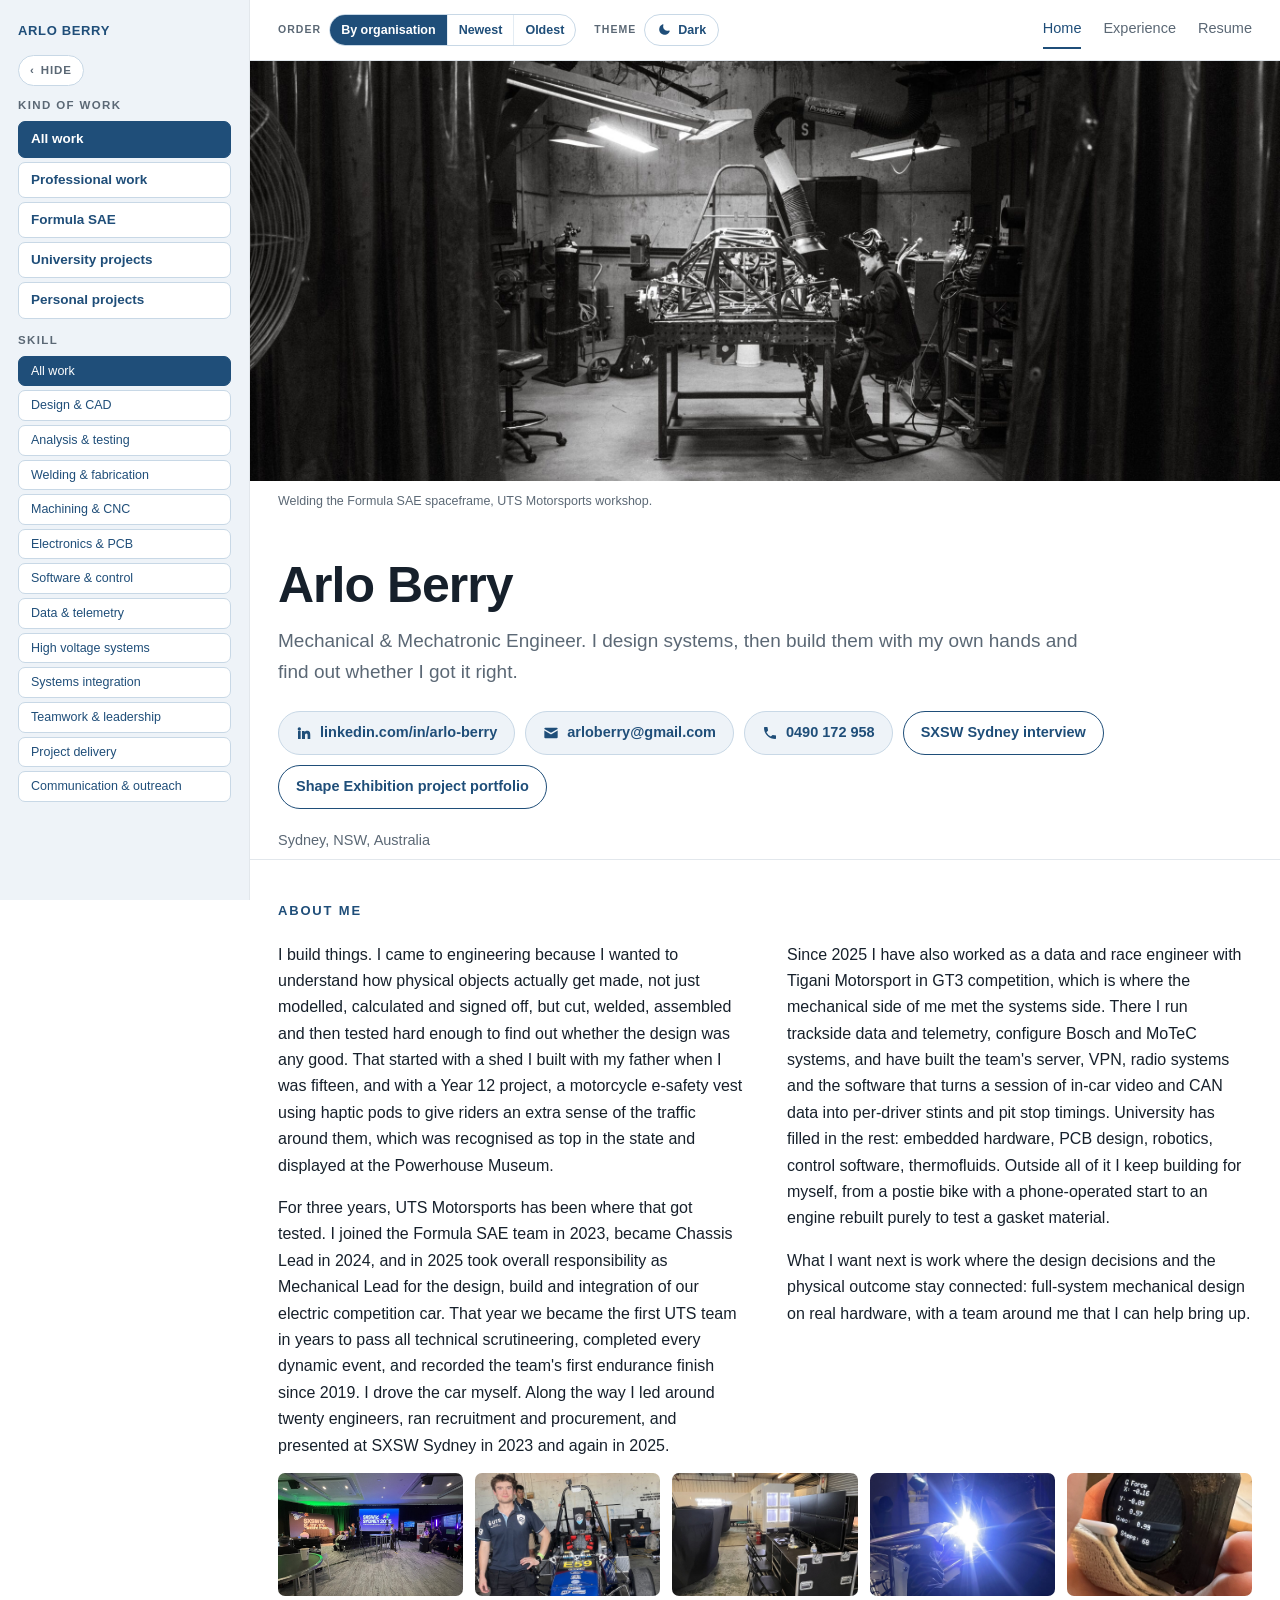
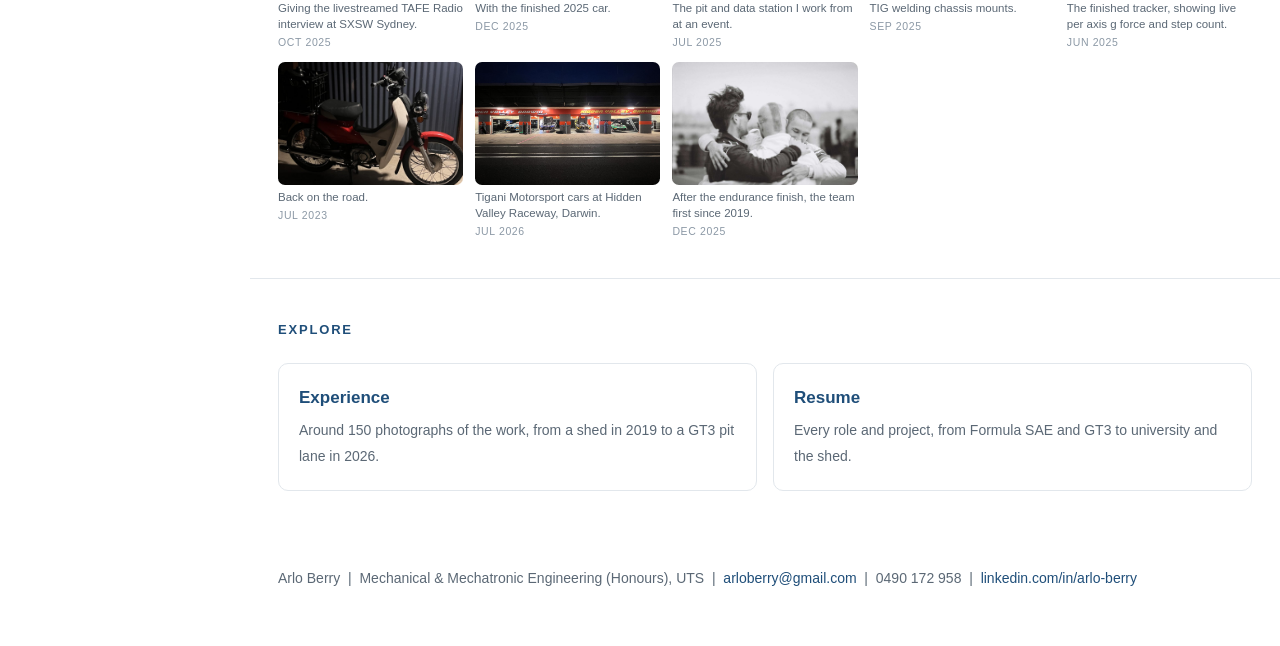
<file: index.html>
<!DOCTYPE html>
<html lang="en">
<head>
<meta charset="utf-8">
<meta name="viewport" content="width=device-width, initial-scale=1">
<title>Arlo Berry | Mechanical &amp; Mechatronic Engineer</title>
<link rel="stylesheet" href="assets/site.css">
<script>/* apply a stored light/dark choice before first paint; no choice means the
   stylesheet follows the operating system on its own */
(function(){try{var t=localStorage.getItem('ab-theme');
if(t==='dark'||t==='light')document.documentElement.setAttribute('data-theme',t);}catch(e){}})();</script>
</head>
<body>

<nav>
  <div class="nav-in">
    <a class="brand" href="index.html">Arlo Berry</a>
    <div class="nav-controls" data-topbar></div>
    <div class="nav-links">
      <a href="index.html">Home</a>
      <a href="experience.html">Experience</a>
      <a href="resume.html">Resume</a>
    </div>
  </div>
</nav>

<div class="banner">
  <img src="images/hero-welding-bay.jpg" alt="Welding the Formula SAE spaceframe in the UTS Motorsports workshop">
</div>
<div class="banner-cap">Welding the Formula SAE spaceframe, UTS Motorsports workshop.</div>

<section class="page-head">
  <div class="wrap">
    <h1>Arlo Berry</h1>
    <p class="lede">Mechanical &amp; Mechatronic Engineer. I design systems, then build them with my own hands and find out whether I got it right.</p>
    <div class="links">
      <a href="https://linkedin.com/in/arlo-berry" target="_blank" rel="noopener">
        <svg viewBox="0 0 24 24" aria-hidden="true"><path d="M4.98 3.5a2.5 2.5 0 1 1 0 5 2.5 2.5 0 0 1 0-5zM3 9h4v12H3zM9 9h3.8v1.7h.05c.53-1 1.83-2.05 3.77-2.05 4.03 0 4.78 2.65 4.78 6.1V21h-4v-5.4c0-1.29-.02-2.95-1.8-2.95-1.8 0-2.08 1.4-2.08 2.85V21H9z"/></svg>
        linkedin.com/in/arlo-berry
      </a>
      <a href="mailto:arloberry@gmail.com">
        <svg viewBox="0 0 24 24" aria-hidden="true"><path d="M2 5.5A1.5 1.5 0 0 1 3.5 4h17A1.5 1.5 0 0 1 22 5.5v.4l-10 5.9-10-5.9zM2 8.2V18.5A1.5 1.5 0 0 0 3.5 20h17a1.5 1.5 0 0 0 1.5-1.5V8.2l-9.49 5.6a1 1 0 0 1-1.02 0z"/></svg>
        arloberry@gmail.com
      </a>
      <a href="tel:+61490172958">
        <svg viewBox="0 0 24 24" aria-hidden="true"><path d="M6.6 10.8a15.5 15.5 0 0 0 6.6 6.6l2.2-2.2a1 1 0 0 1 1-.24 11.4 11.4 0 0 0 3.6.58 1 1 0 0 1 1 1V20a1 1 0 0 1-1 1A17 17 0 0 1 3 4a1 1 0 0 1 1-1h3.5a1 1 0 0 1 1 1 11.4 11.4 0 0 0 .58 3.6 1 1 0 0 1-.25 1z"/></svg>
        0490 172 958
      </a>
      <a class="action" href="https://www.youtube.com/watch?v=78w1_5fbSrw" target="_blank" rel="noopener">
        SXSW Sydney interview
      </a>
      <a class="action" href="PDF/shape-exhibition-portfolio.pdf" target="_blank" rel="noopener">
        Shape Exhibition project portfolio
      </a>
    </div>
    <div class="contact">Sydney, NSW, Australia</div>
  </div>
</section>

<div class="filterbar" data-filterbar></div>

<section>
  <div class="wrap">
    <h2>About me</h2>

    <div class="prose-cols">
    <p>I build things. I came to engineering because I wanted to understand how physical objects actually get made, not just modelled, calculated and signed off, but cut, welded, assembled and then tested hard enough to find out whether the design was any good. That started with a shed I built with my father when I was fifteen, and with a Year 12 project, a motorcycle e-safety vest using haptic pods to give riders an extra sense of the traffic around them, which was recognised as top in the state and displayed at the Powerhouse Museum.</p>

    <p>For three years, UTS Motorsports has been where that got tested. I joined the Formula SAE team in 2023, became Chassis Lead in 2024, and in 2025 took overall responsibility as Mechanical Lead for the design, build and integration of our electric competition car. That year we became the first UTS team in years to pass all technical scrutineering, completed every dynamic event, and recorded the team's first endurance finish since 2019. I drove the car myself. Along the way I led around twenty engineers, ran recruitment and procurement, and presented at SXSW Sydney in 2023 and again in 2025.</p>

    <p>Since 2025 I have also worked as a data and race engineer with Tigani Motorsport in GT3 competition, which is where the mechanical side of me met the systems side. There I run trackside data and telemetry, configure Bosch and MoTeC systems, and have built the team's server, VPN, radio systems and the software that turns a session of in-car video and CAN data into per-driver stints and pit stop timings. University has filled in the rest: embedded hardware, PCB design, robotics, control software, thermofluids. Outside all of it I keep building for myself, from a postie bike with a phone-operated start to an engine rebuilt purely to test a gasket material.</p>

    <p>What I want next is work where the design decisions and the physical outcome stay connected: full-system mechanical design on real hardware, with a team around me that I can help bring up.</p>
    </div>

    <div class="gallery" data-featured></div>
  </div>
</section>

<section>
  <div class="wrap">
    <h2>Explore</h2>
    <div class="cards">
      <a class="card" href="experience.html"><b>Experience</b><span>Around 150 photographs of the work, from a shed in 2019 to a GT3 pit lane in 2026.</span></a>
      <a class="card" href="resume.html"><b>Resume</b><span>Every role and project, from Formula SAE and GT3 to university and the shed.</span></a>
    </div>
  </div>
</section>

<footer>
  <div class="wrap">Arlo Berry &nbsp;|&nbsp; Mechanical &amp; Mechatronic Engineering (Honours), UTS &nbsp;|&nbsp; <a href="mailto:arloberry@gmail.com">arloberry@gmail.com</a> &nbsp;|&nbsp; 0490 172 958 &nbsp;|&nbsp; <a href="https://linkedin.com/in/arlo-berry">linkedin.com/in/arlo-berry</a></div>
</footer>

<script src="assets/data.js"></script>
<script src="assets/site.js"></script>
</body>
</html>
</file>
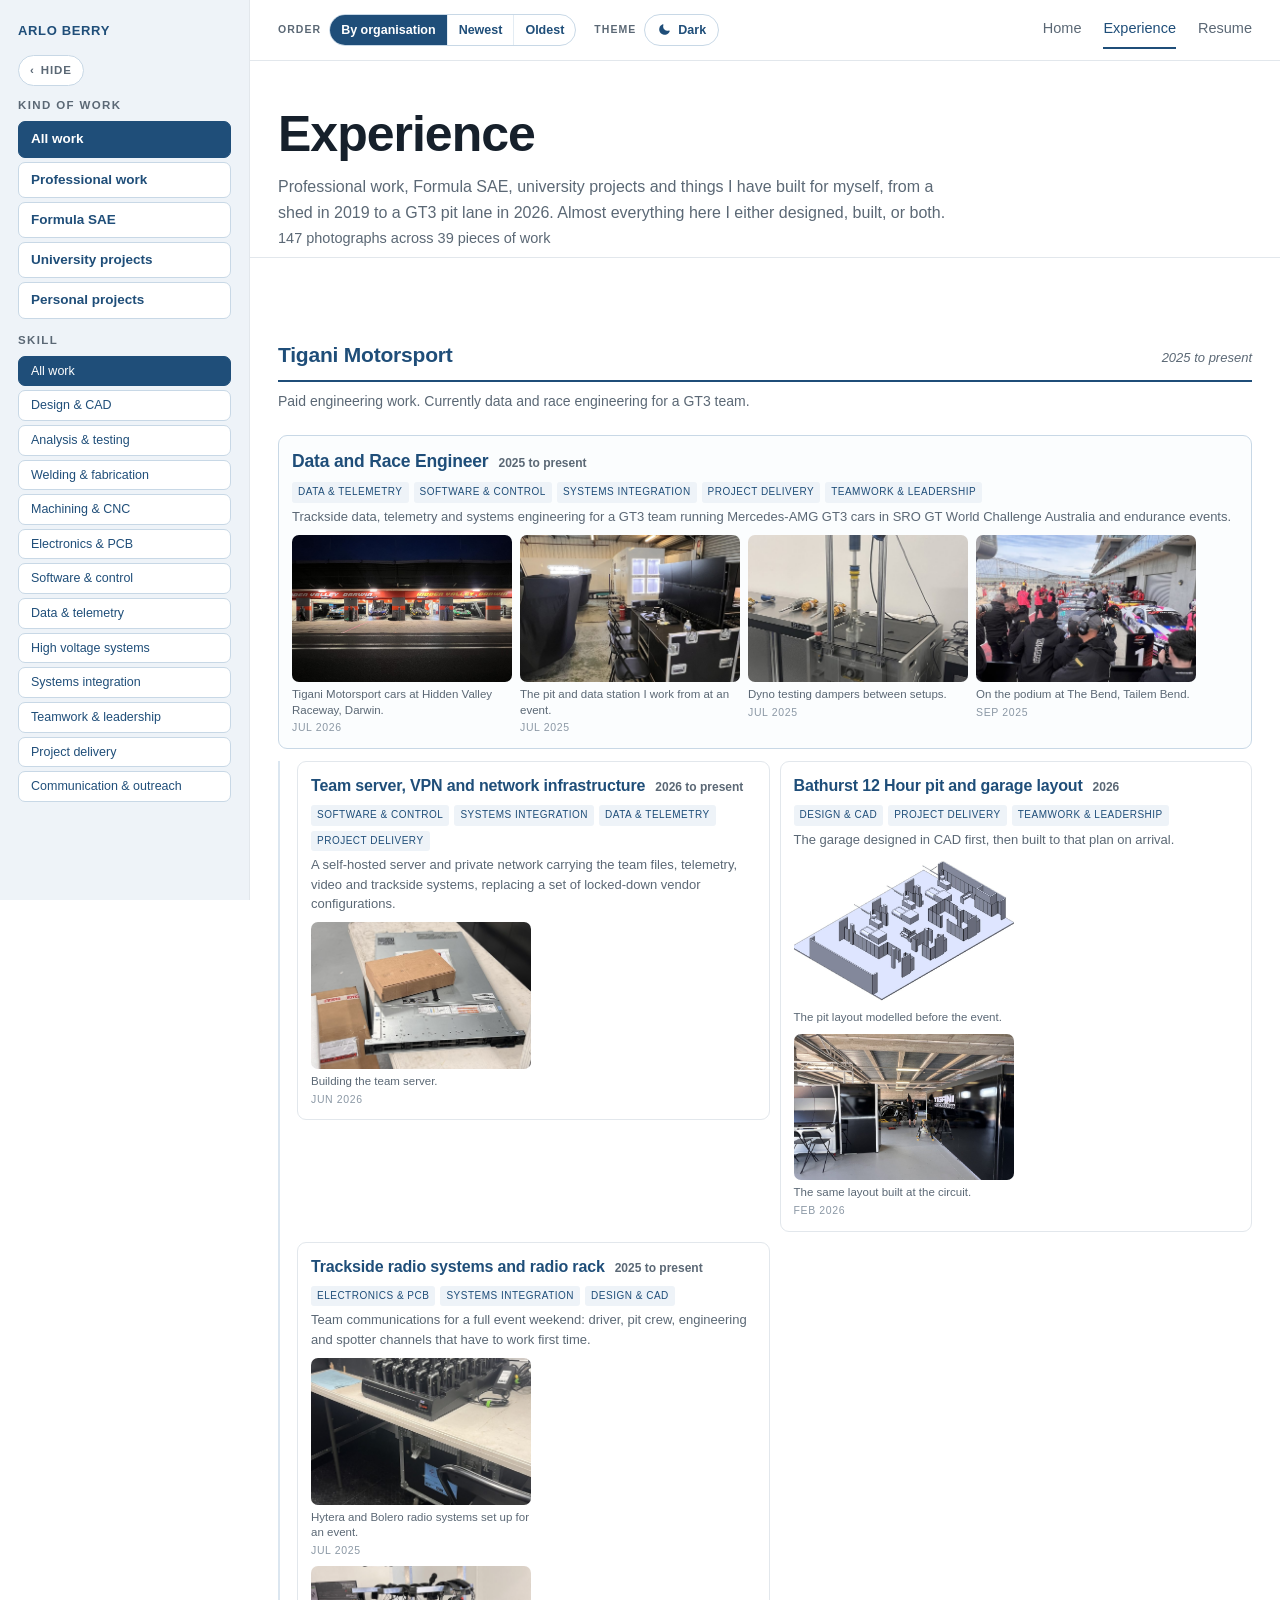
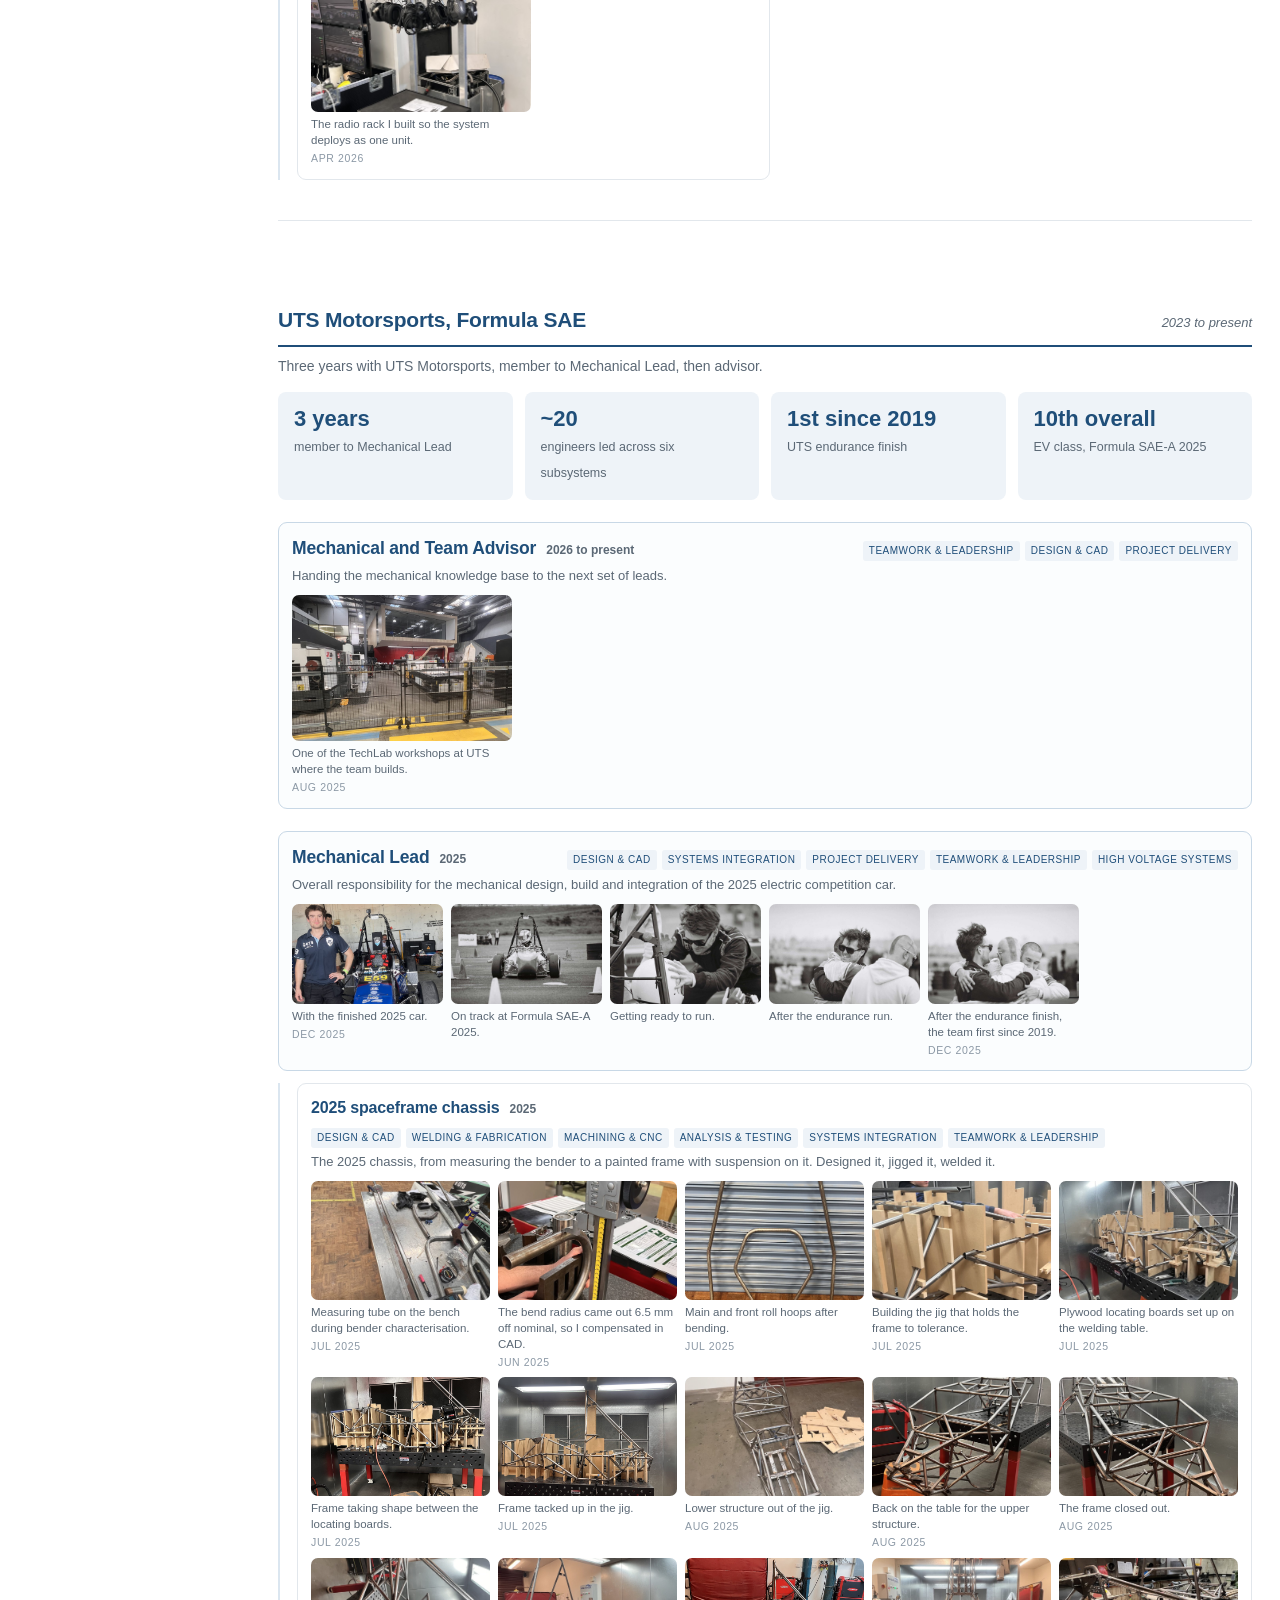
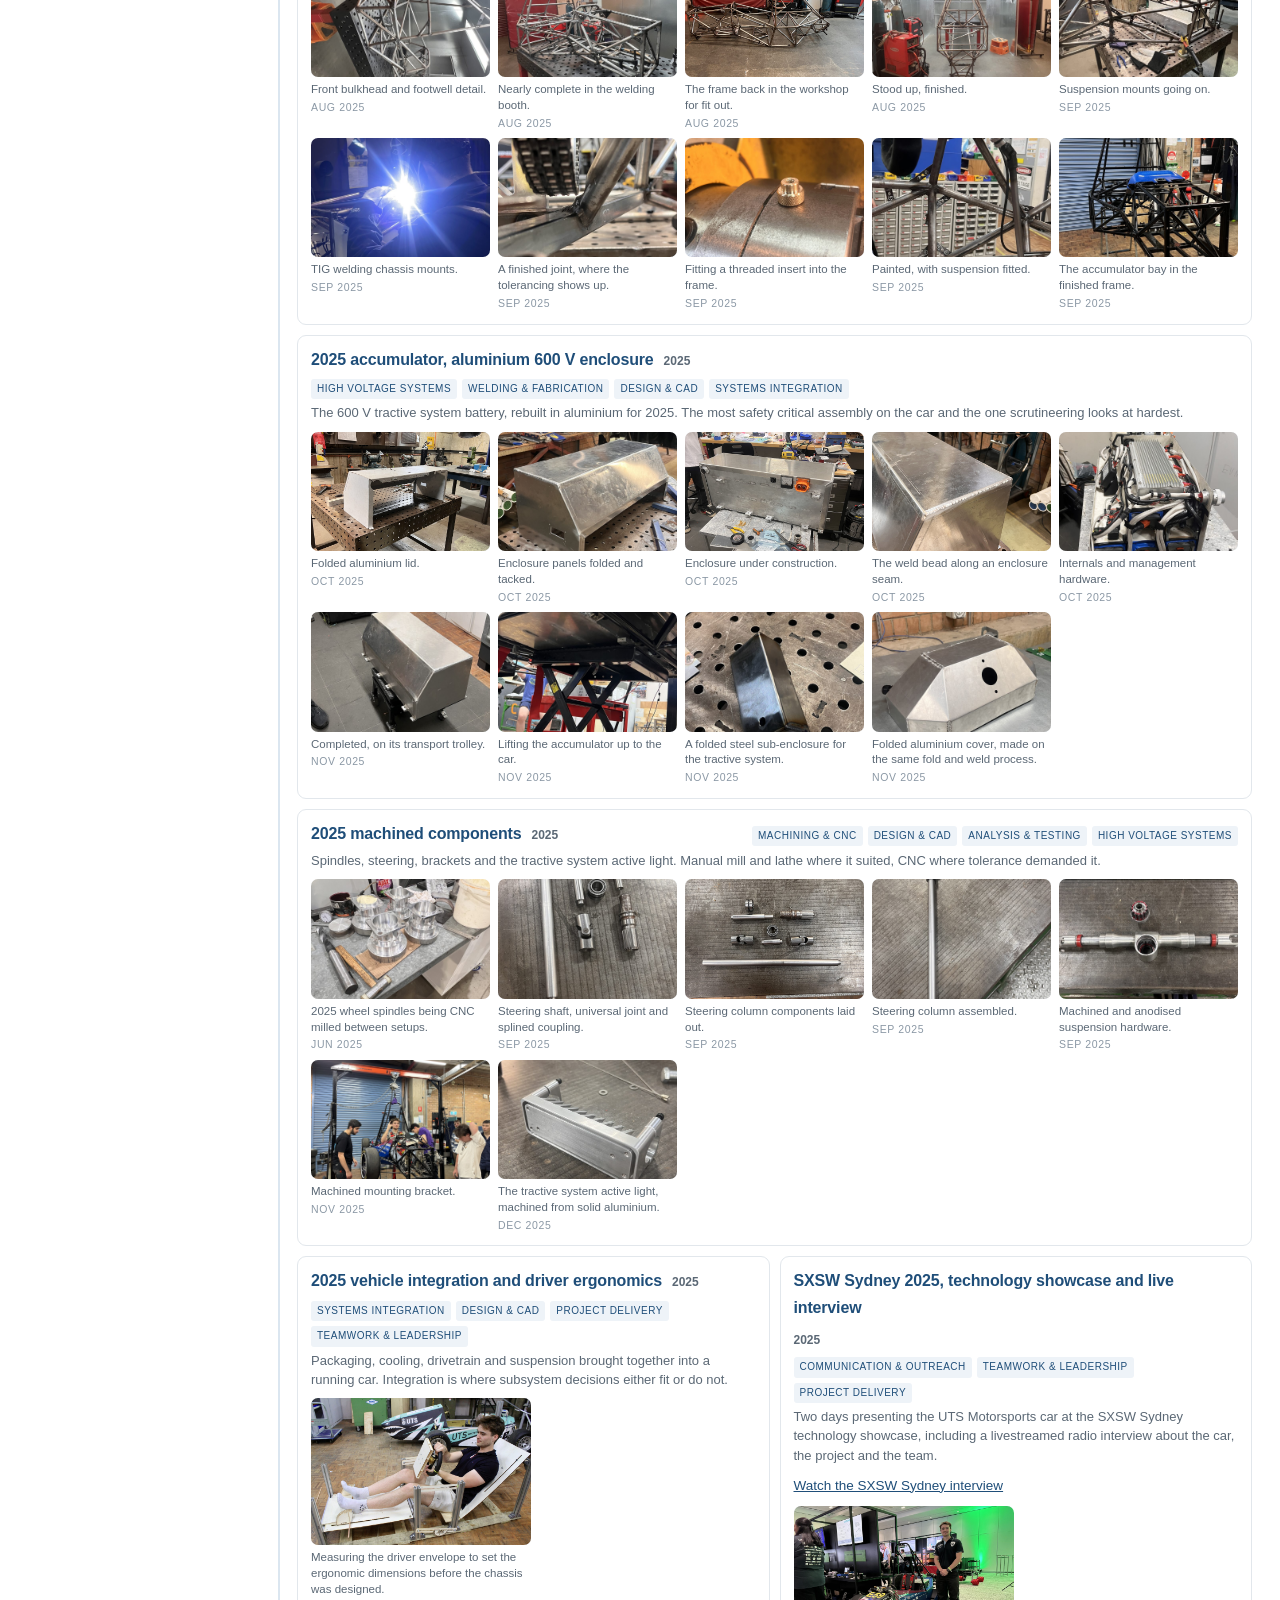
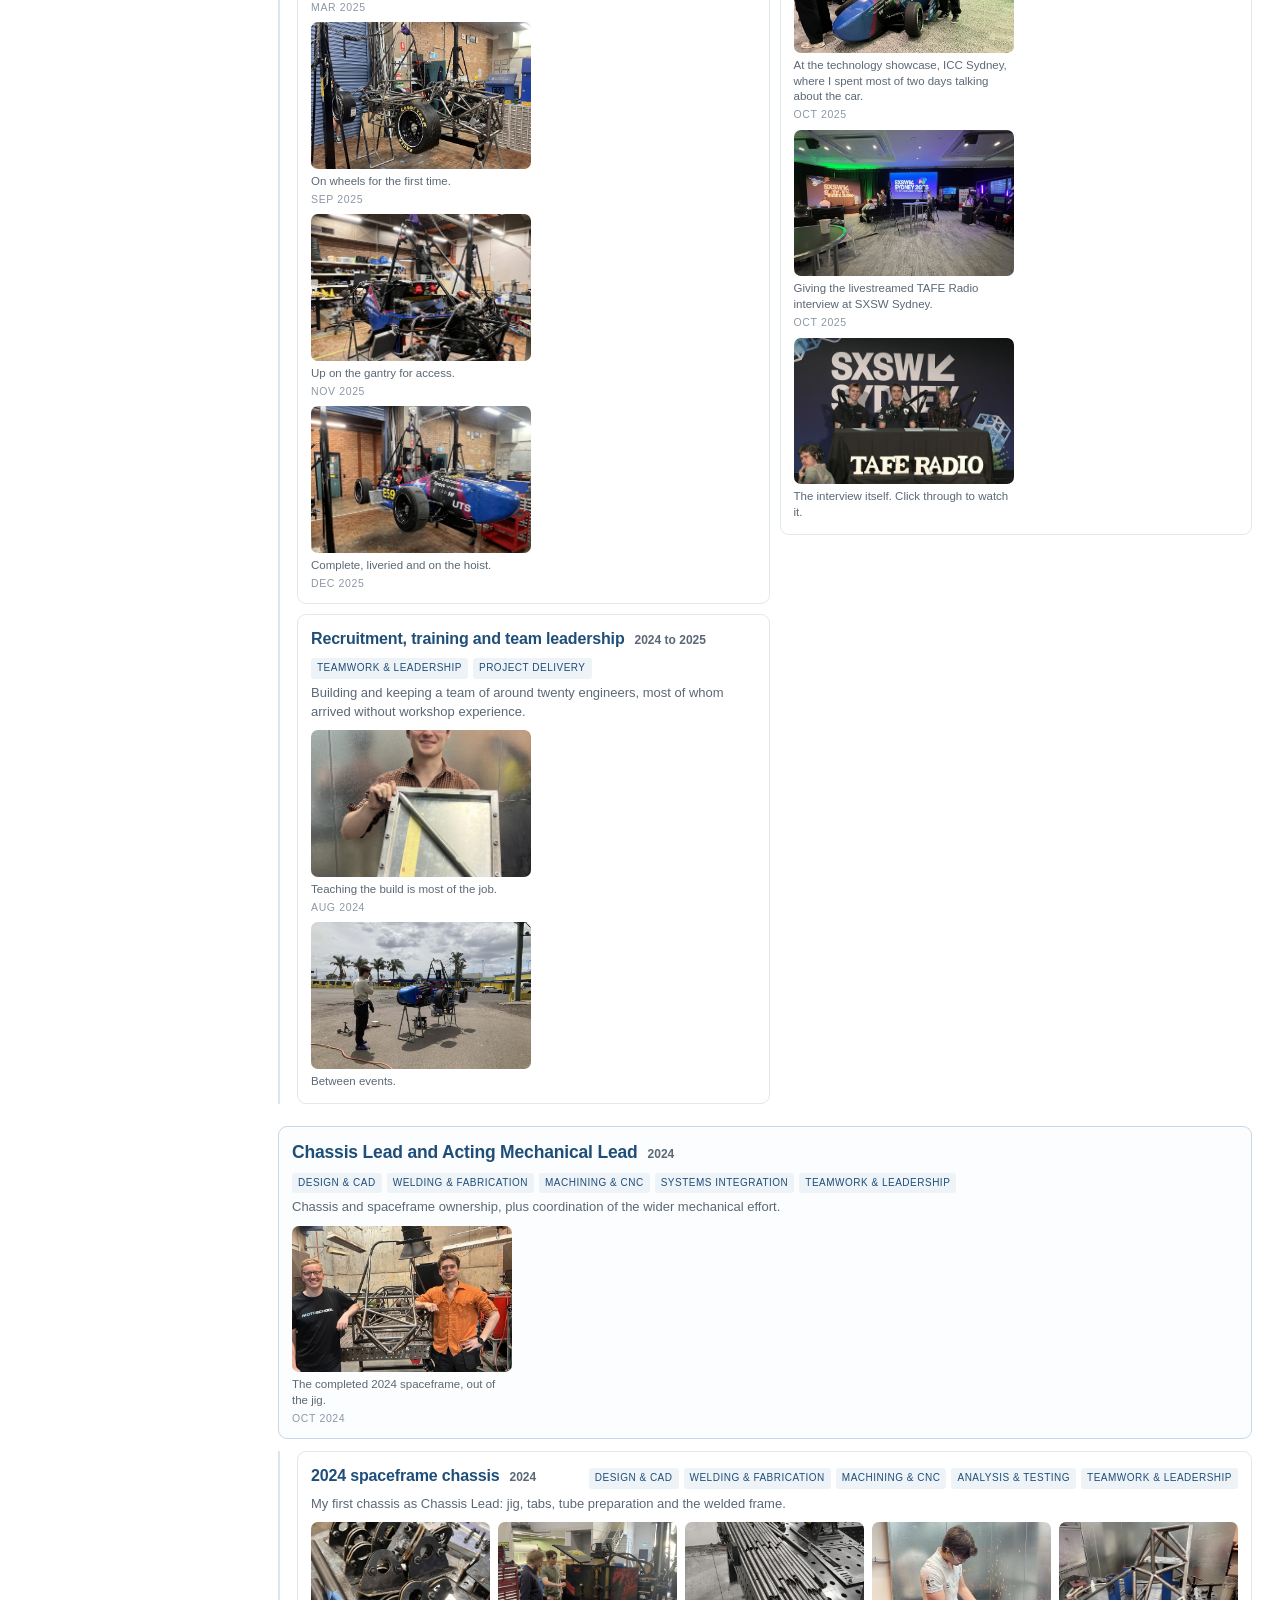
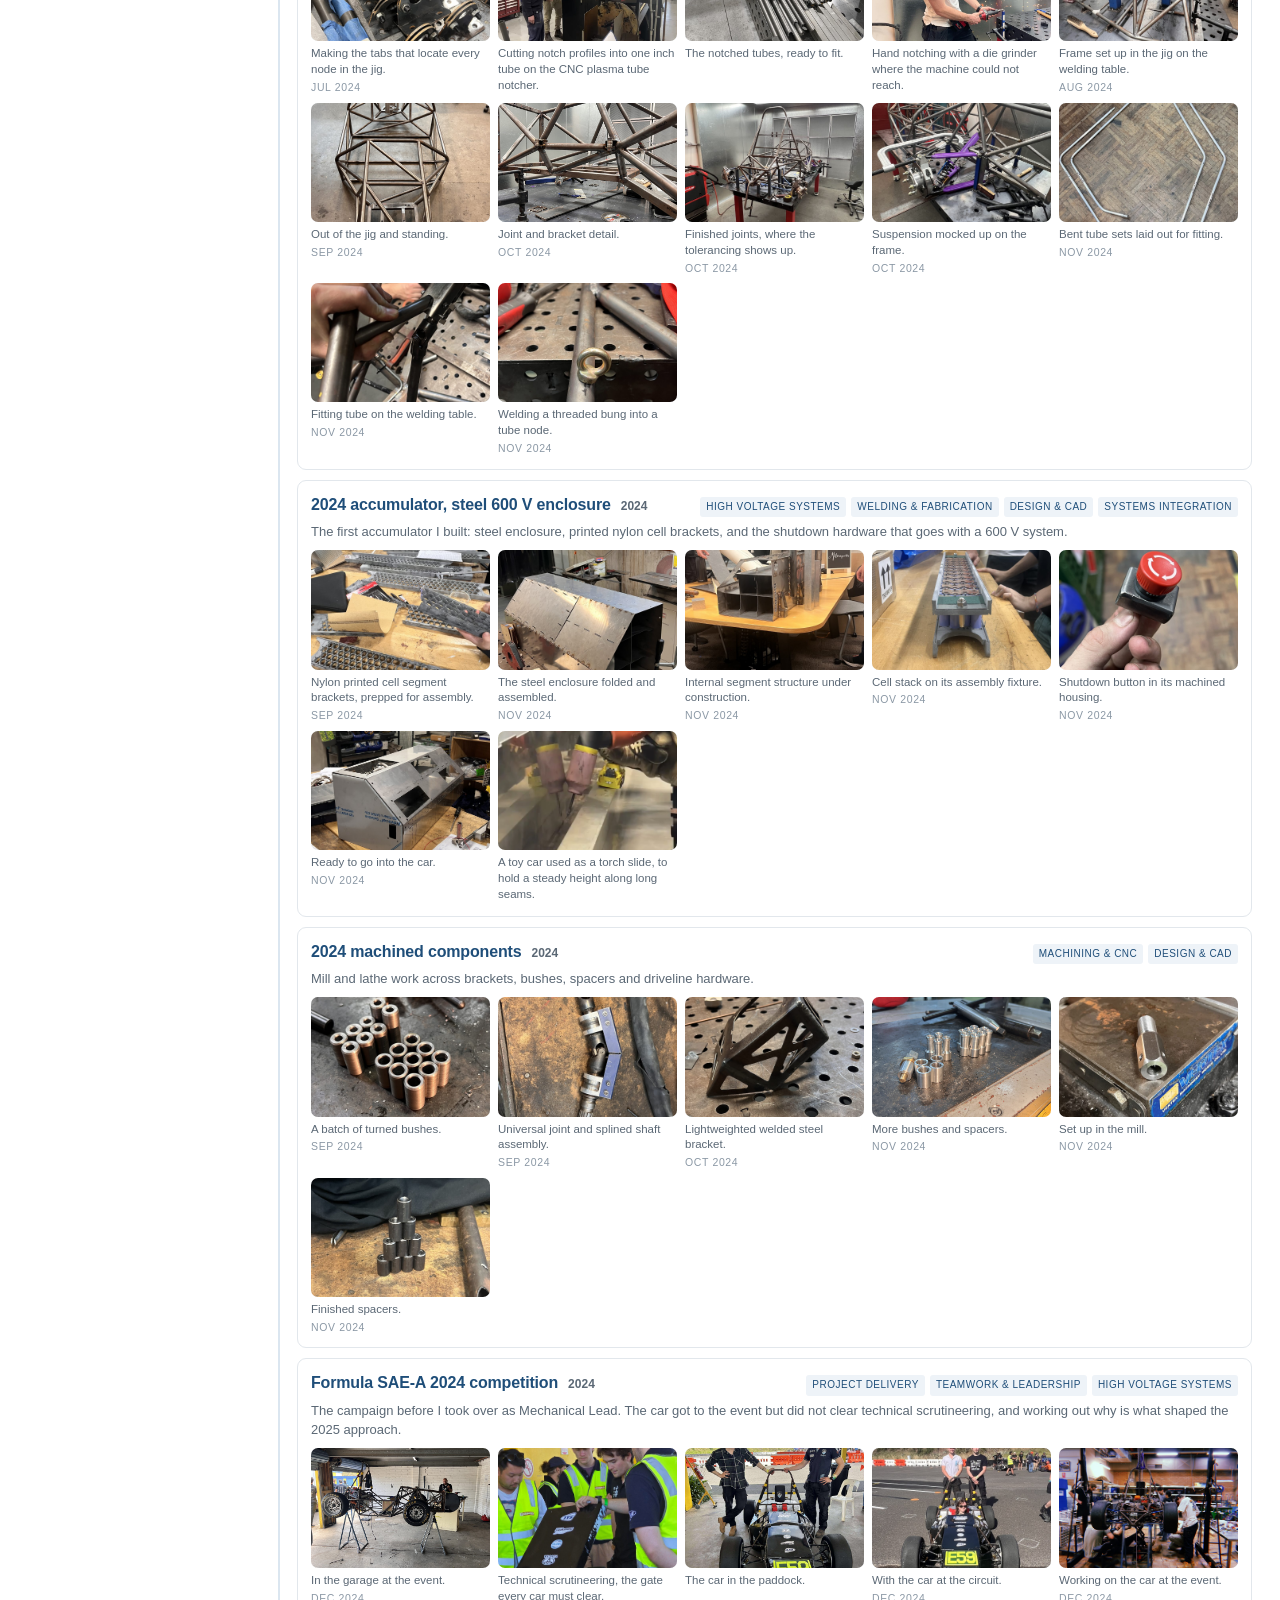
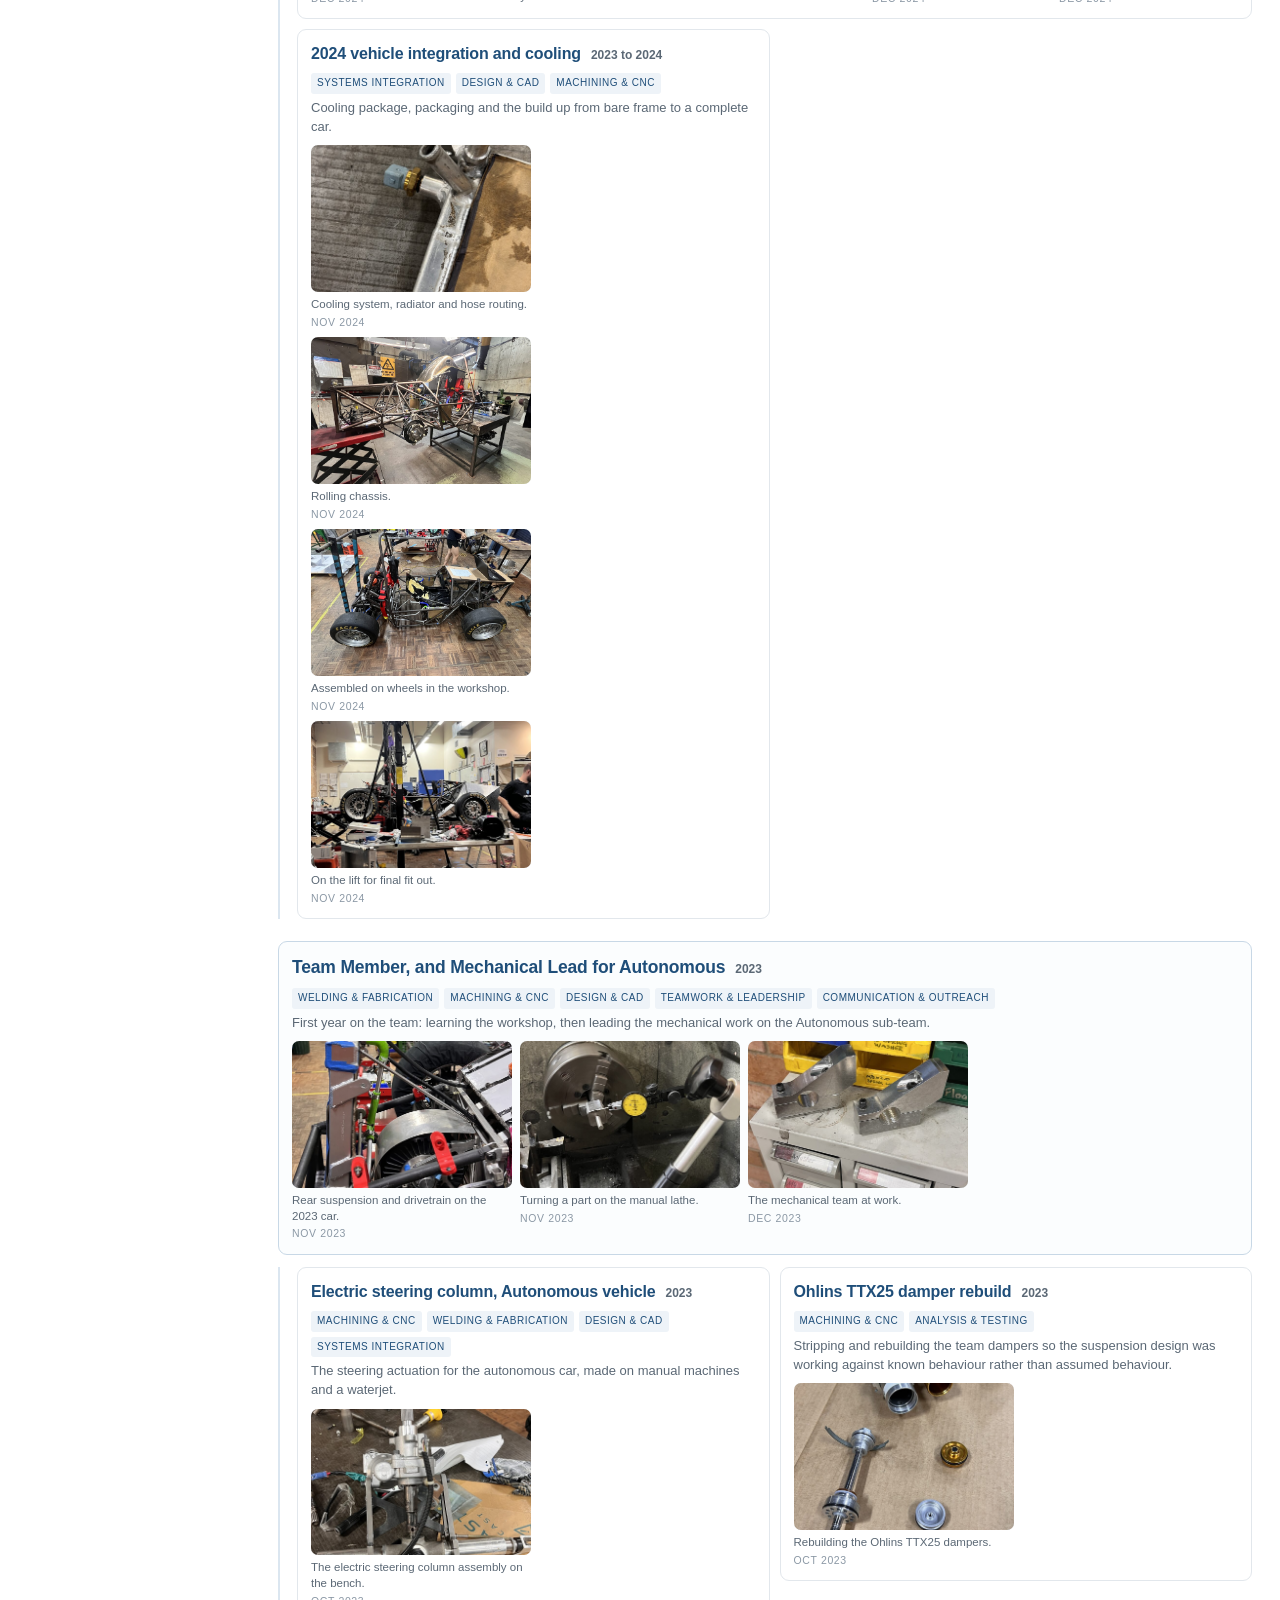
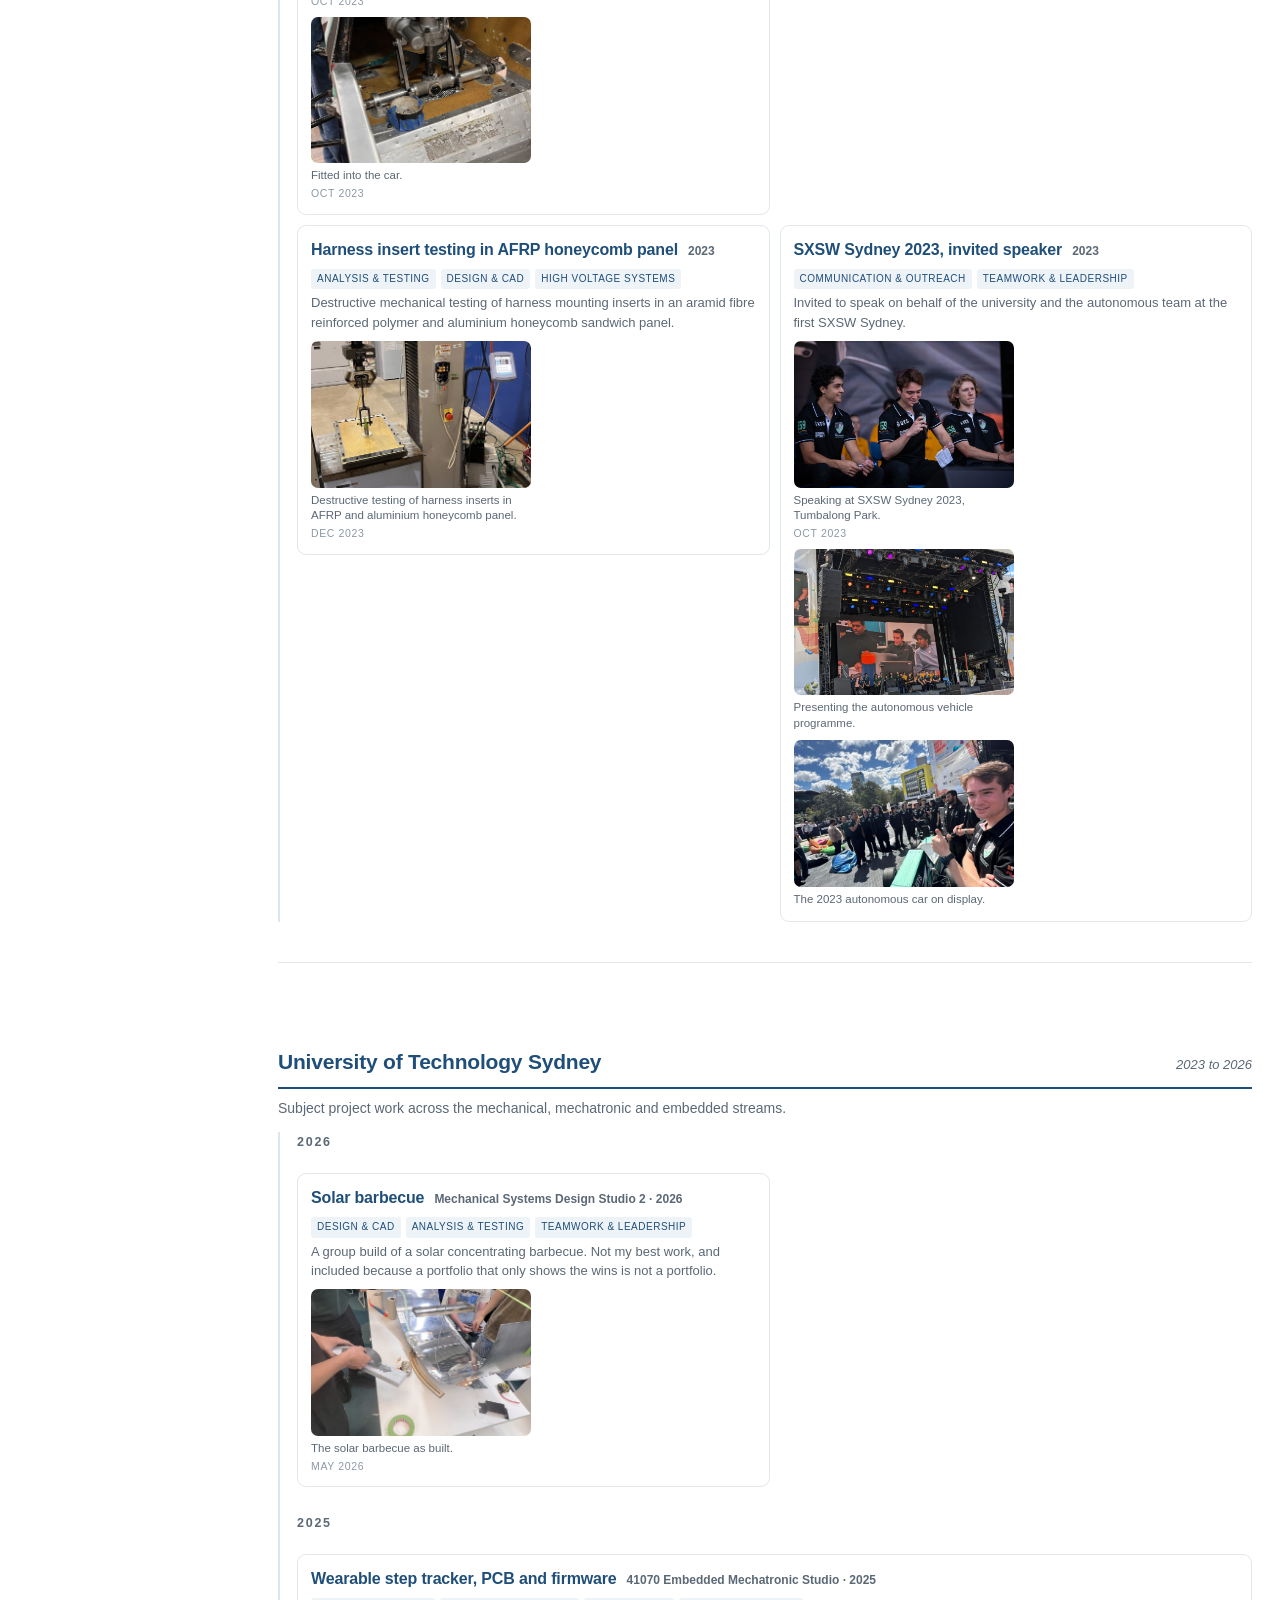
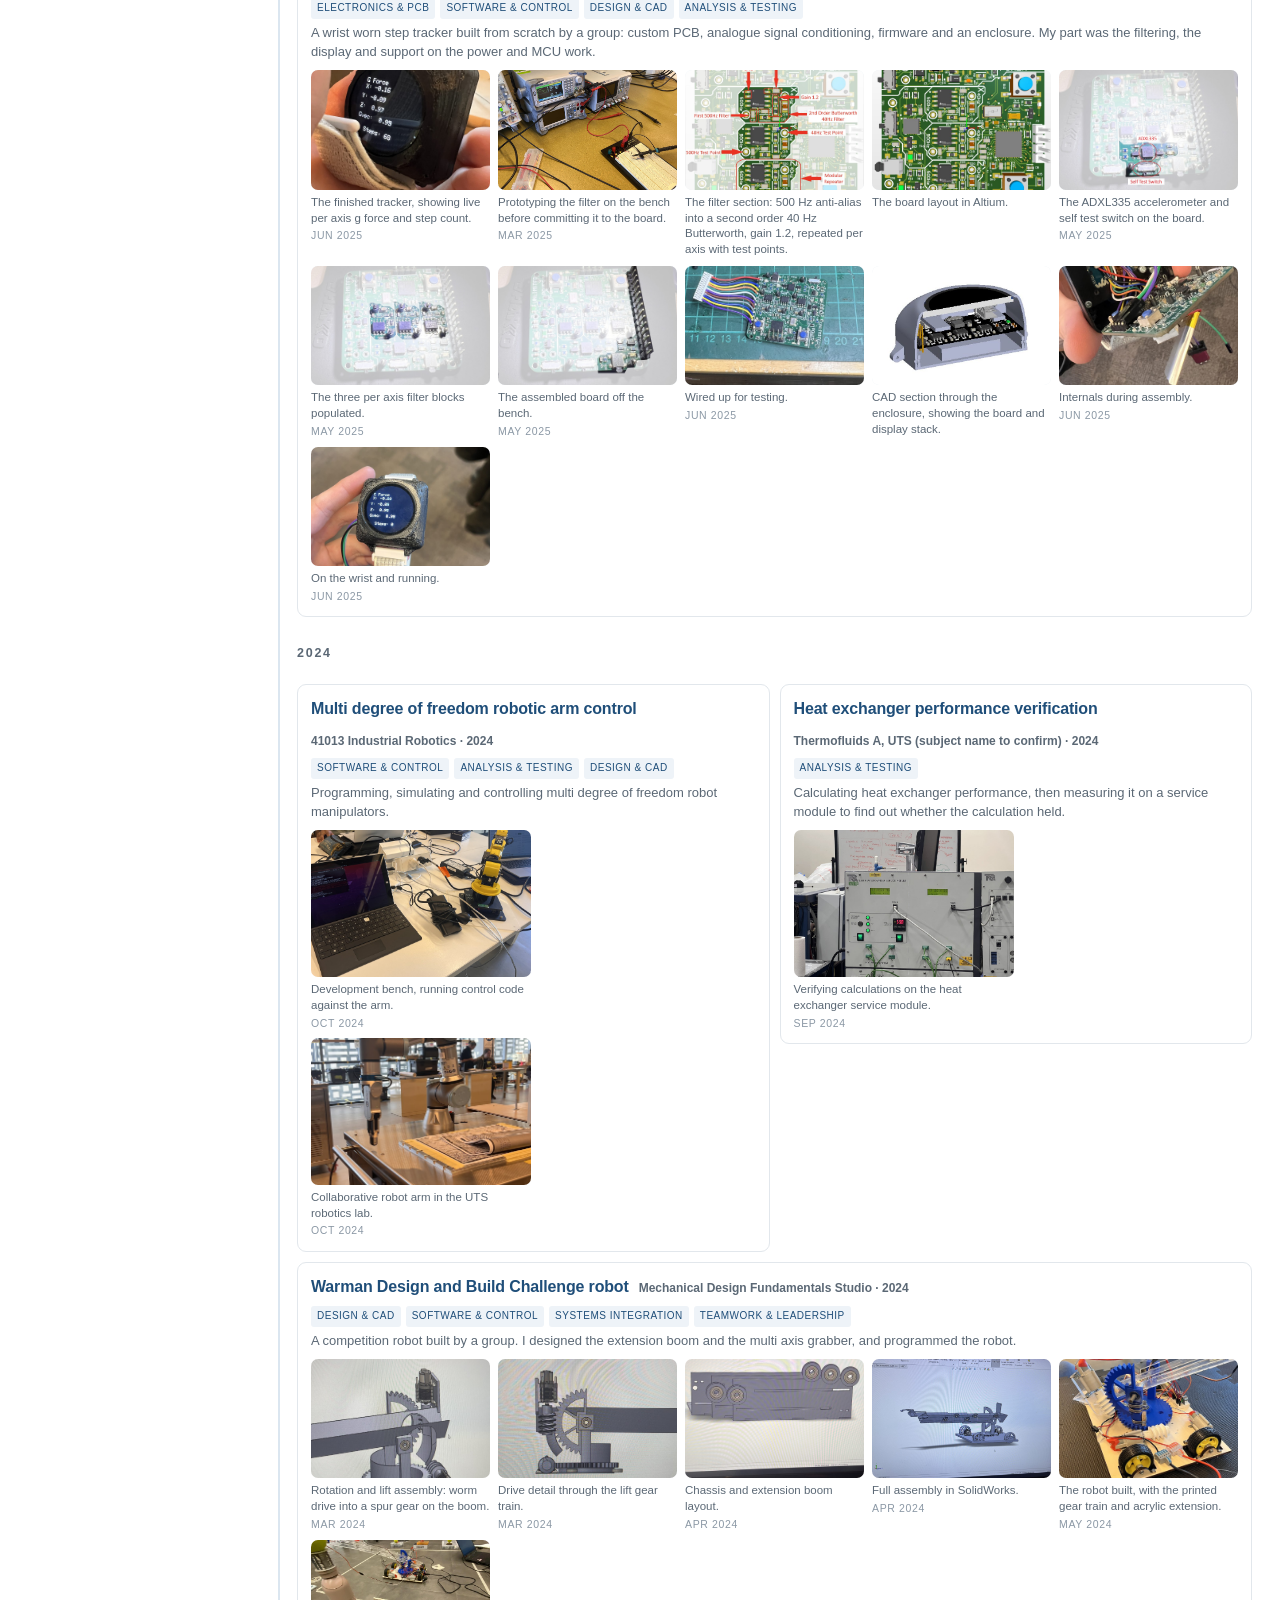
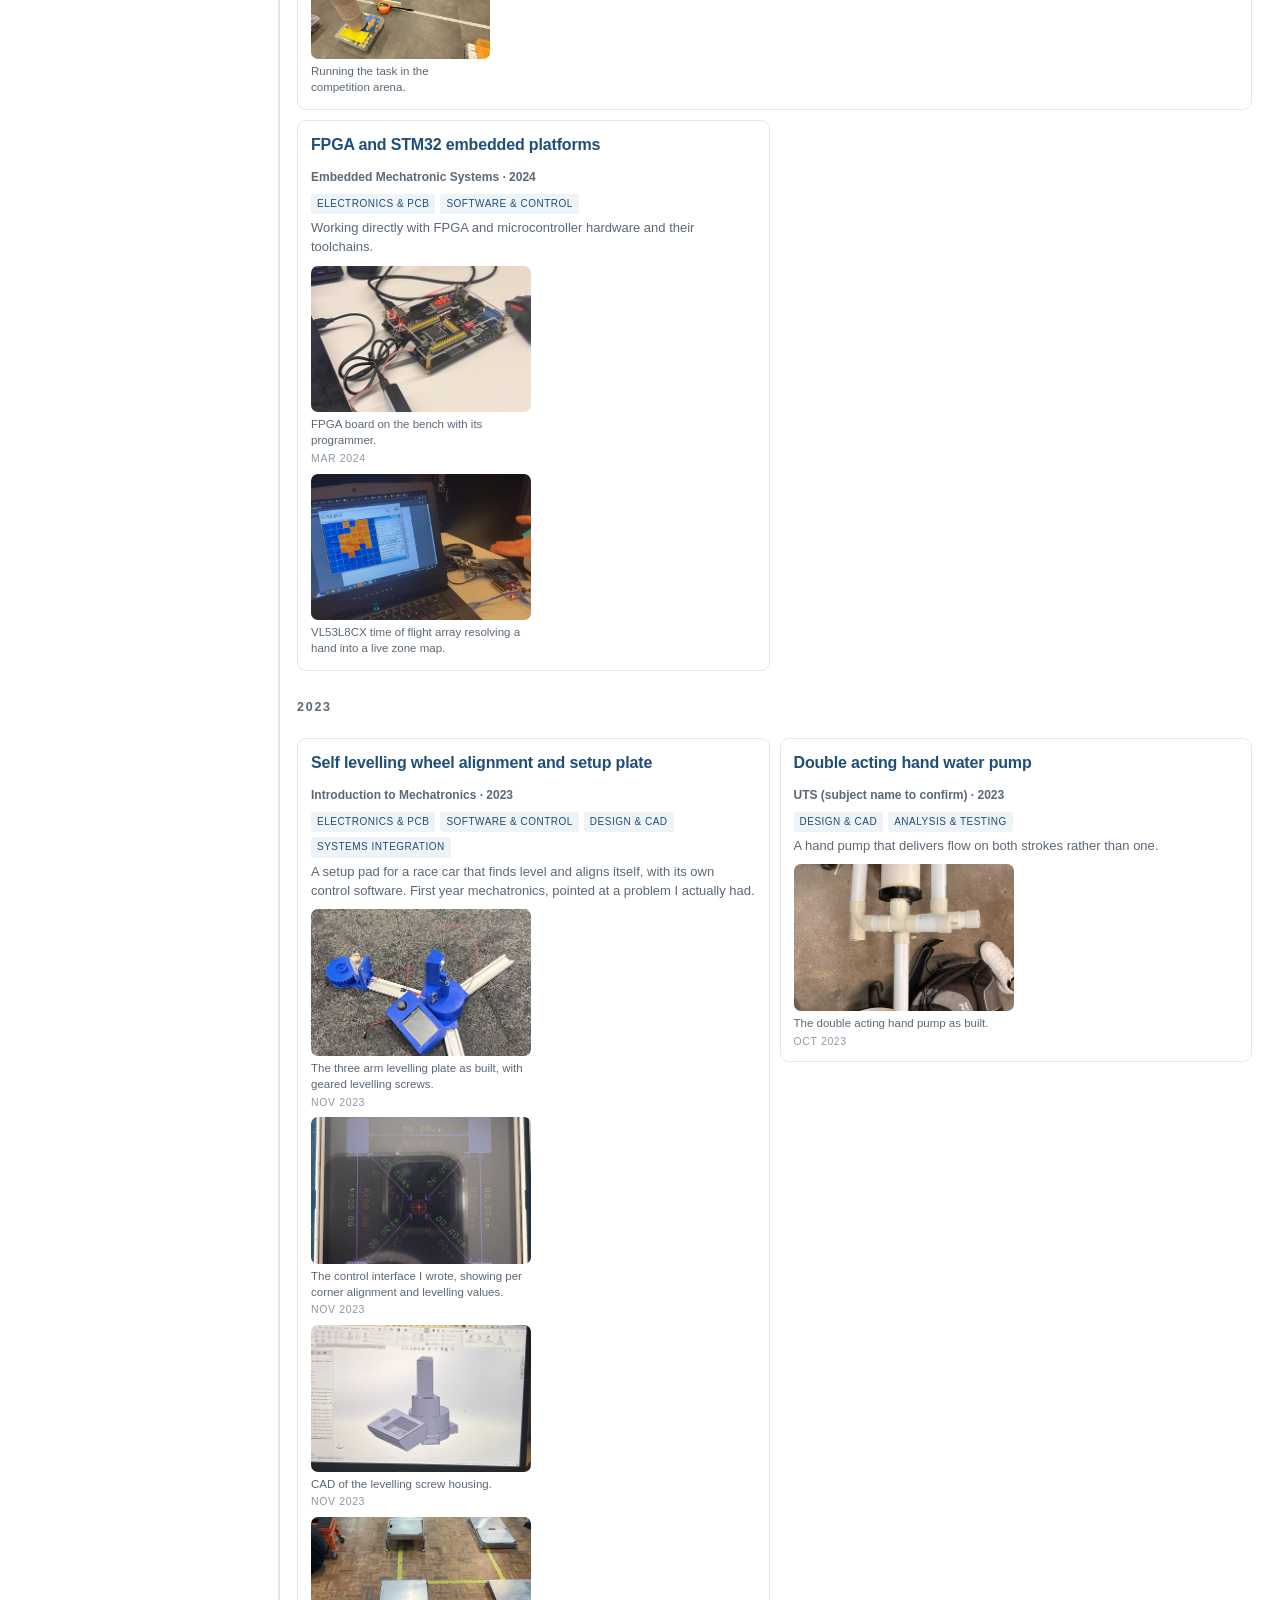
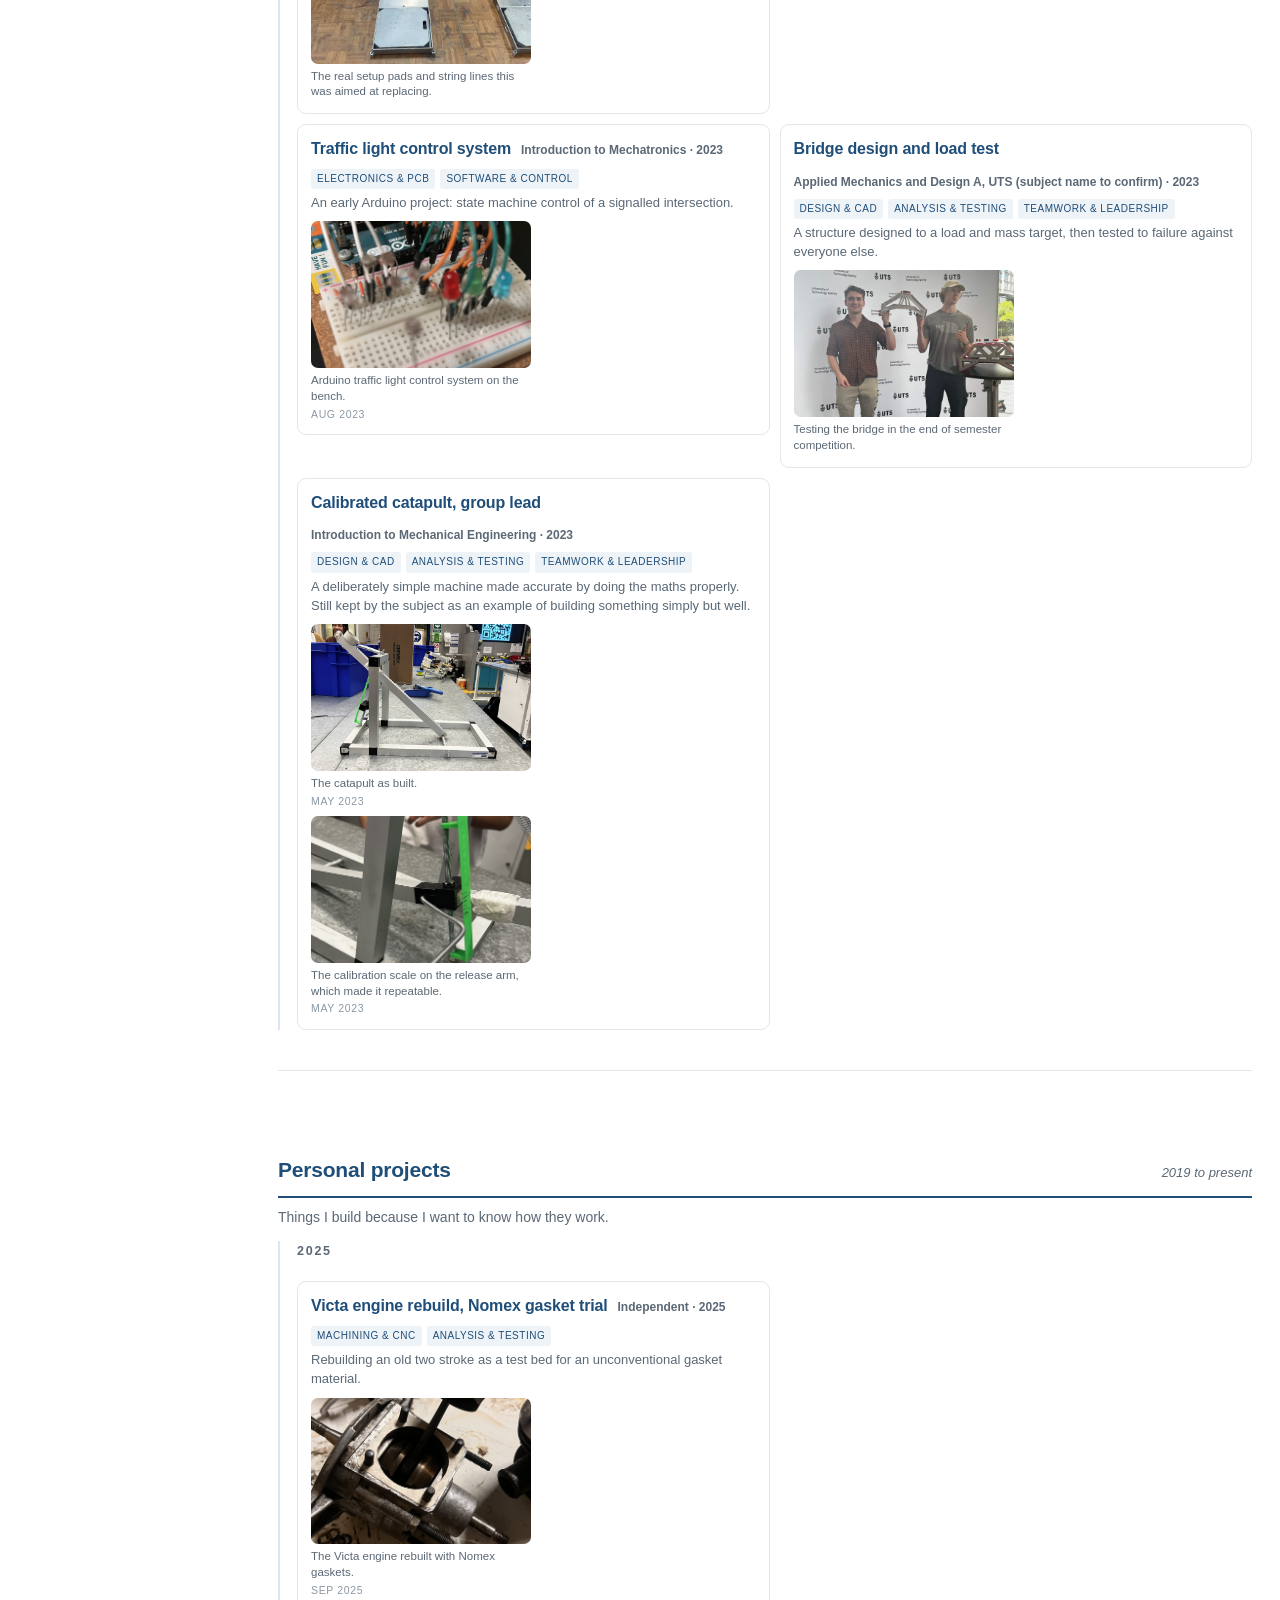
<file: experience.html>
<!DOCTYPE html>
<html lang="en">
<head>
<meta charset="utf-8">
<meta name="viewport" content="width=device-width, initial-scale=1">
<title>Experience | Arlo Berry</title>
<link rel="stylesheet" href="assets/site.css">
<script>/* apply a stored light/dark choice before first paint; no choice means the
   stylesheet follows the operating system on its own */
(function(){try{var t=localStorage.getItem('ab-theme');
if(t==='dark'||t==='light')document.documentElement.setAttribute('data-theme',t);}catch(e){}})();</script>
</head>
<body>

<nav>
  <div class="nav-in">
    <a class="brand" href="index.html">Arlo Berry</a>
    <div class="nav-controls" data-topbar></div>
    <div class="nav-links">
      <a href="index.html">Home</a>
      <a href="experience.html">Experience</a>
      <a href="resume.html">Resume</a>
    </div>
  </div>
</nav>

<section class="page-head">
  <div class="wrap">
    <h1>Experience</h1>
    <p>Professional work, Formula SAE, university projects and things I have built for myself, from a shed in 2019 to a GT3 pit lane in 2026. Almost everything here I either designed, built, or both.</p>
    <p class="hint" data-count></p>
  </div>
</section>

<div class="filterbar" data-filterbar></div>

<section>
  <div class="wrap">
    <div data-catintro></div>
    <div data-gallery></div>
  </div>
</section>

<section>
  <div class="wrap">
    <h2>Keep going</h2>
    <div class="cards">
      <a class="card" href="resume.html"><b>Resume</b><span>The same work written up as roles, projects and results.</span></a>
      <a class="card" href="index.html"><b>Home</b><span>Who I am and what this portfolio covers.</span></a>
    </div>
  </div>
</section>

<footer>
  <div class="wrap">Arlo Berry &nbsp;|&nbsp; Mechanical &amp; Mechatronic Engineering (Honours), UTS &nbsp;|&nbsp; <a href="mailto:arloberry@gmail.com">arloberry@gmail.com</a> &nbsp;|&nbsp; 0490 172 958</div>
</footer>

<script src="assets/data.js"></script>
<script src="assets/site.js"></script>
</body>
</html>
</file>
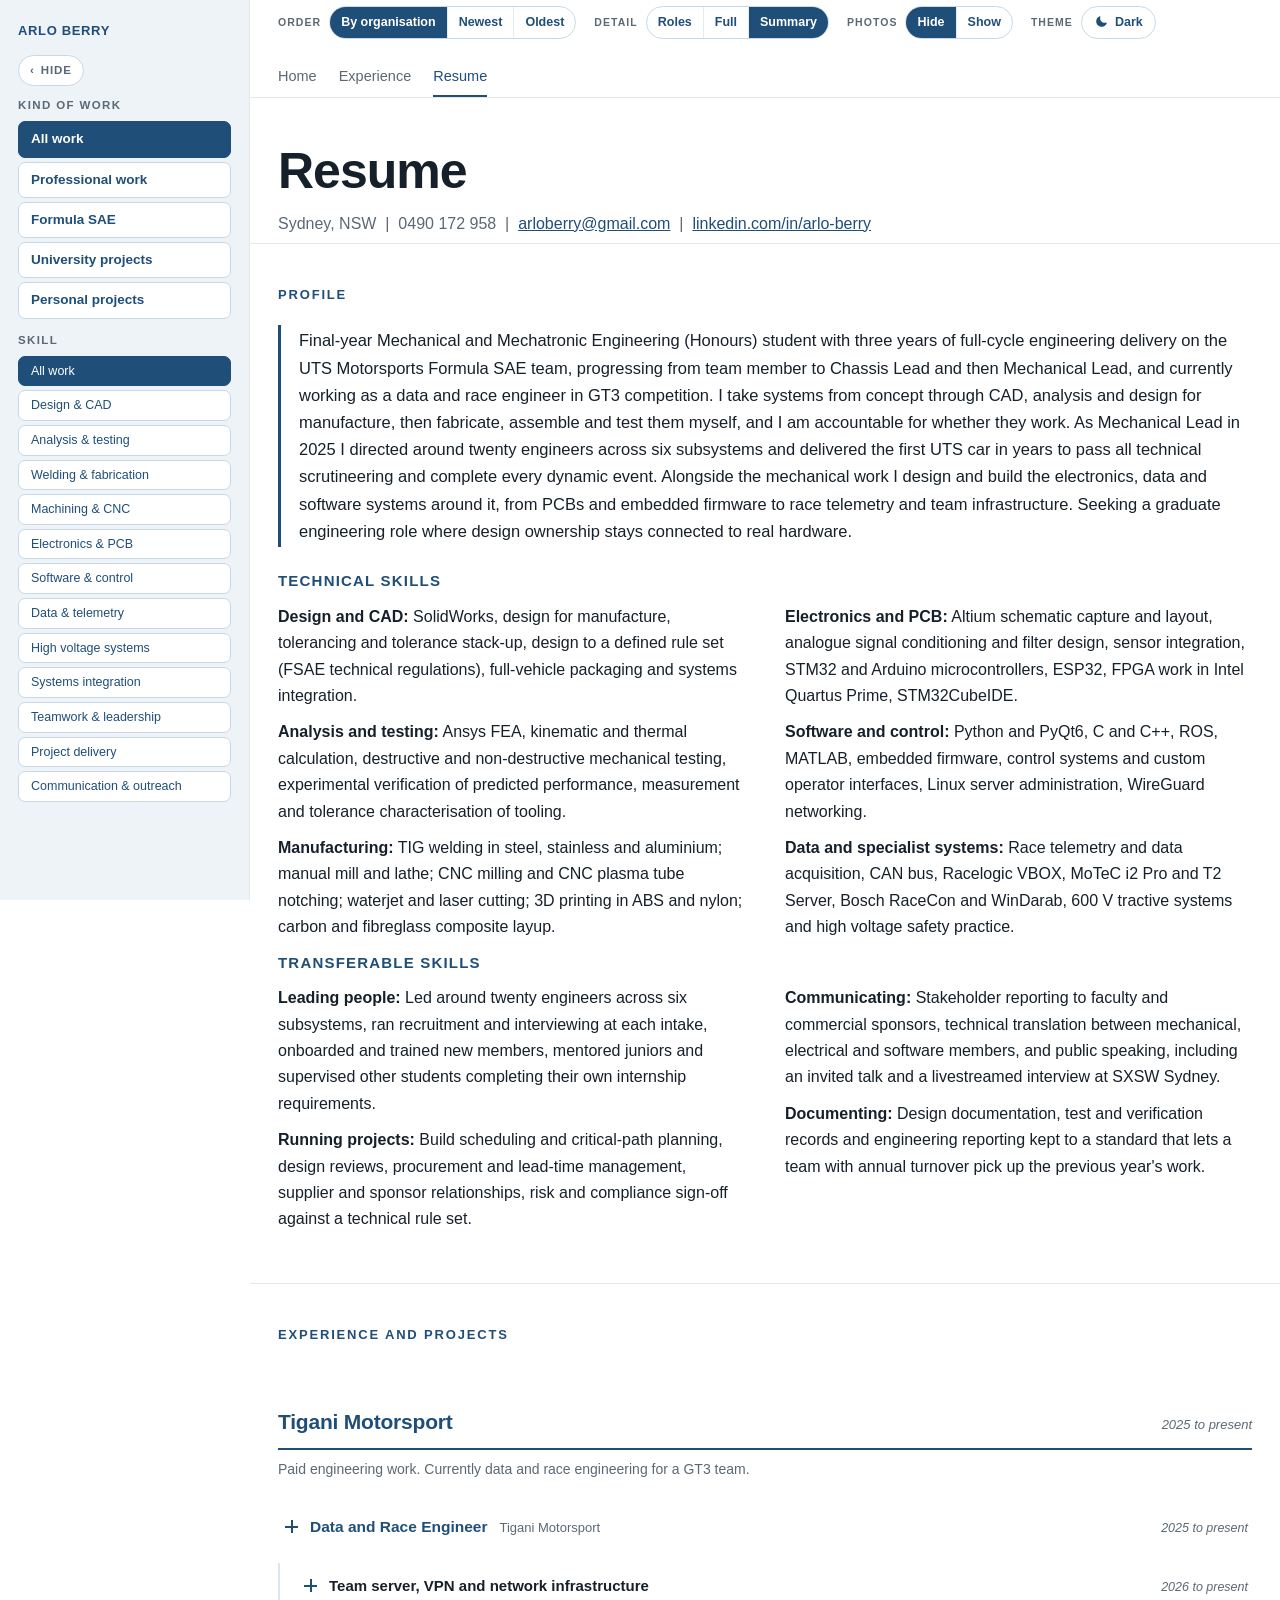
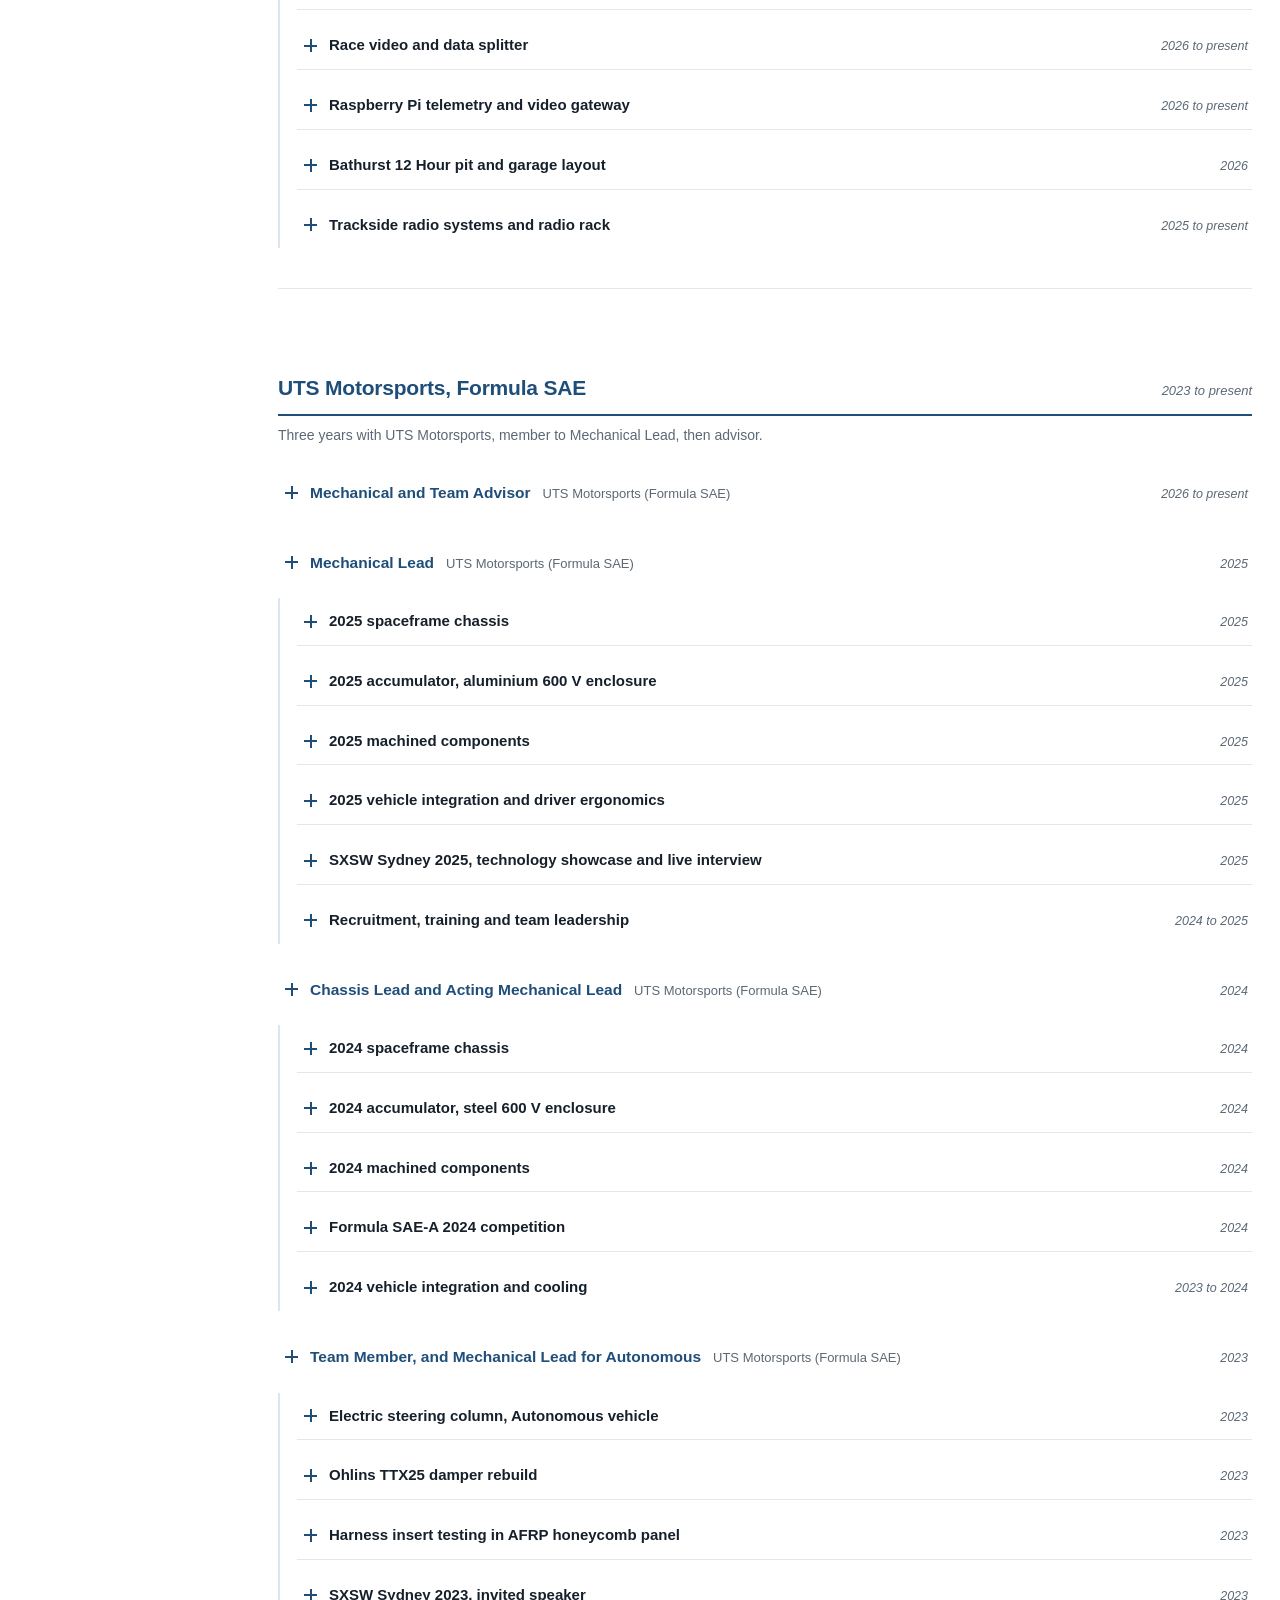
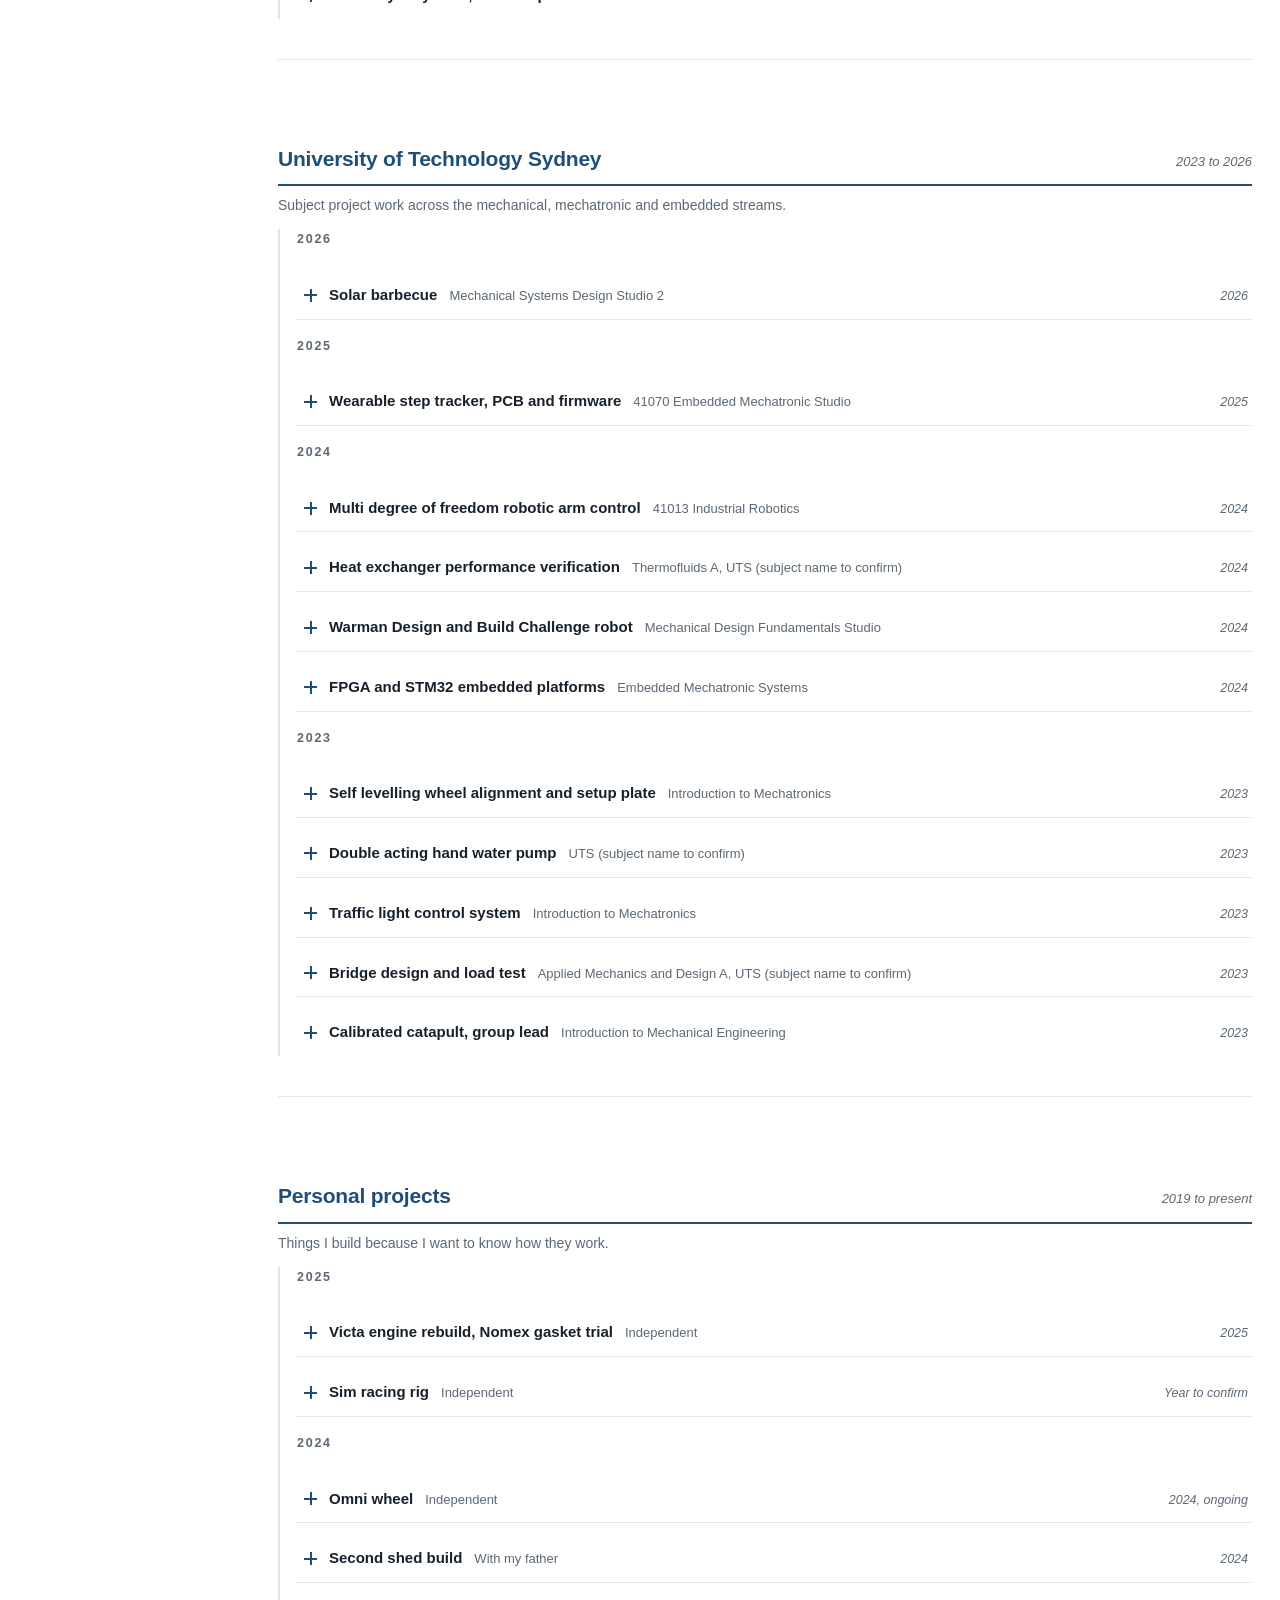
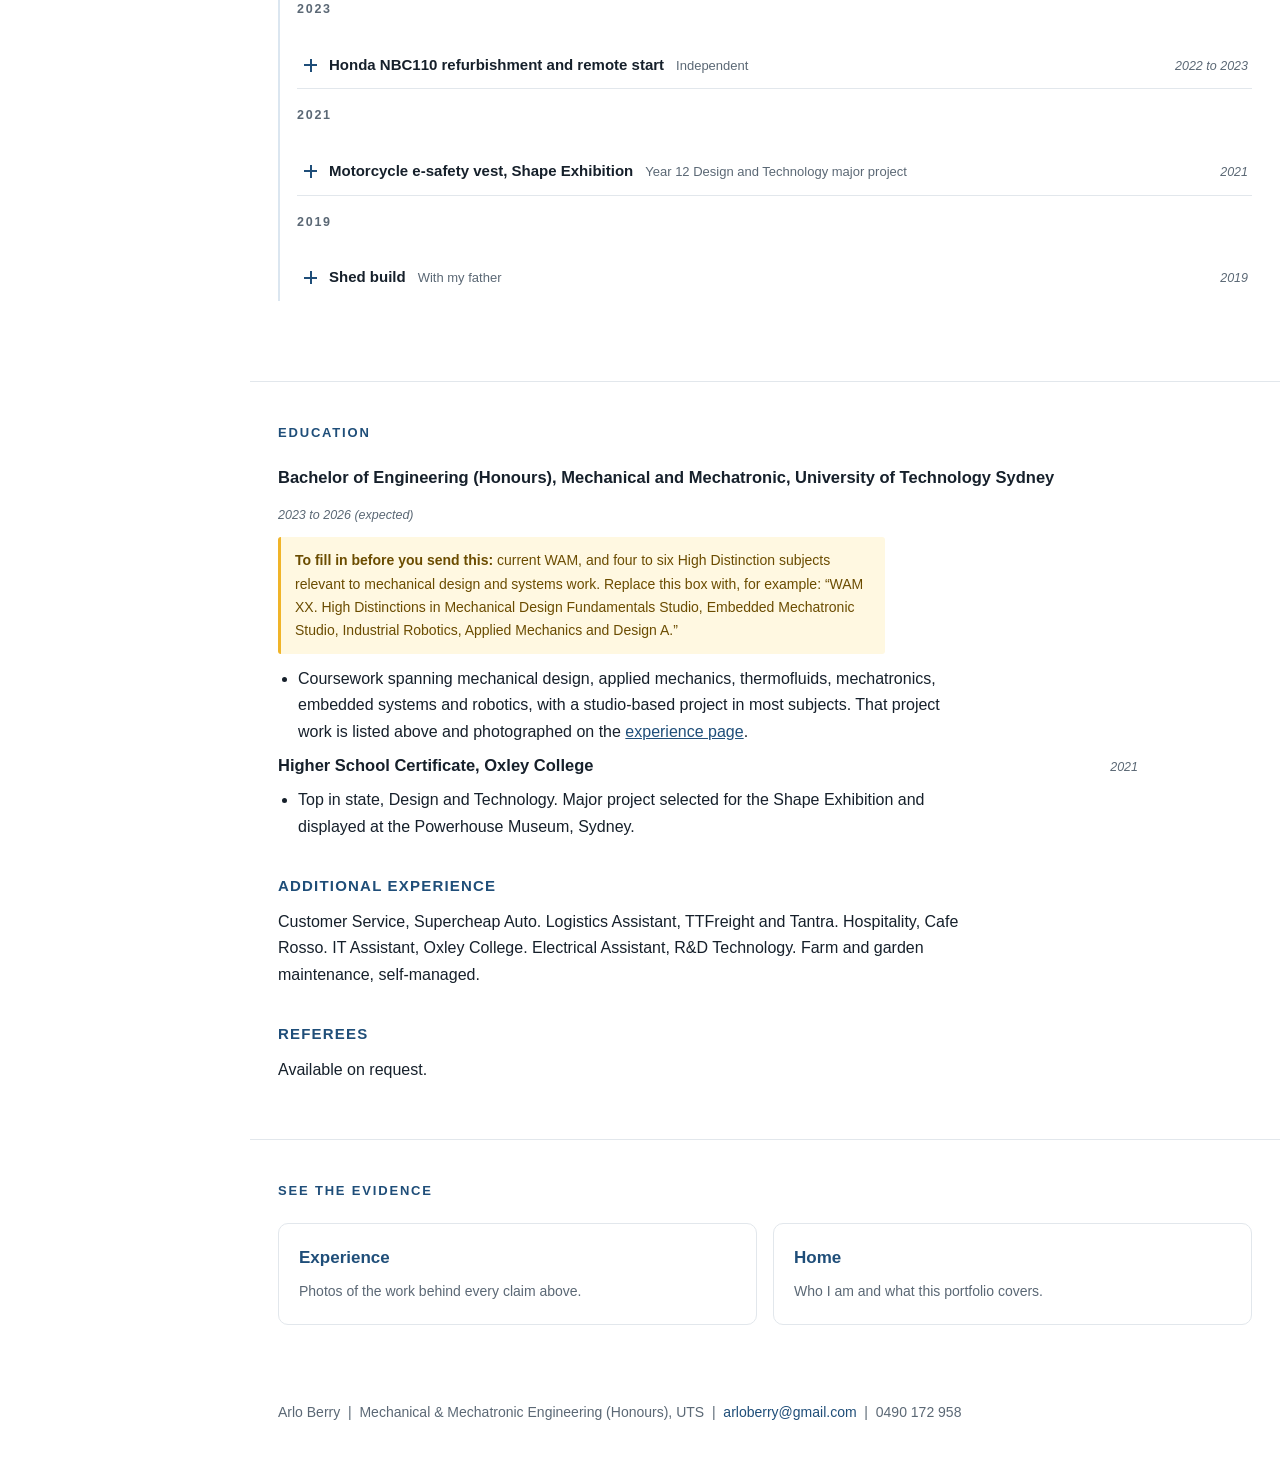
<file: resume.html>
<!DOCTYPE html>
<html lang="en">
<head>
<meta charset="utf-8">
<meta name="viewport" content="width=device-width, initial-scale=1">
<title>Resume | Arlo Berry</title>
<link rel="stylesheet" href="assets/site.css">
<script>/* apply a stored light/dark choice before first paint; no choice means the
   stylesheet follows the operating system on its own */
(function(){try{var t=localStorage.getItem('ab-theme');
if(t==='dark'||t==='light')document.documentElement.setAttribute('data-theme',t);}catch(e){}})();</script>
</head>
<body>

<nav>
  <div class="nav-in">
    <a class="brand" href="index.html">Arlo Berry</a>
    <div class="nav-controls" data-topbar></div>
    <div class="nav-links">
      <a href="index.html">Home</a>
      <a href="experience.html">Experience</a>
      <a href="resume.html">Resume</a>
    </div>
  </div>
</nav>

<section class="page-head">
  <div class="wrap">
    <h1>Resume</h1>
    <p>Sydney, NSW &nbsp;|&nbsp; 0490 172 958 &nbsp;|&nbsp; <a href="mailto:arloberry@gmail.com">arloberry@gmail.com</a> &nbsp;|&nbsp; <a href="https://linkedin.com/in/arlo-berry">linkedin.com/in/arlo-berry</a></p>
  </div>
</section>

<div class="filterbar" data-filterbar></div>

<section>
  <div class="wrap">
    <h2>Profile</h2>
    <p class="profile-lead">Final-year Mechanical and Mechatronic Engineering (Honours) student with three years of full-cycle engineering delivery on the UTS Motorsports Formula SAE team, progressing from team member to Chassis Lead and then Mechanical Lead, and currently working as a data and race engineer in GT3 competition. I take systems from concept through CAD, analysis and design for manufacture, then fabricate, assemble and test them myself, and I am accountable for whether they work. As Mechanical Lead in 2025 I directed around twenty engineers across six subsystems and delivered the first UTS car in years to pass all technical scrutineering and complete every dynamic event. Alongside the mechanical work I design and build the electronics, data and software systems around it, from PCBs and embedded firmware to race telemetry and team infrastructure. Seeking a graduate engineering role where design ownership stays connected to real hardware.</p>

    <div class="skillgroup">
      <h3>Technical skills</h3>
      <div class="skillcols">
        <div>
          <p class="skill" data-skills="design"><b>Design and CAD:</b> SolidWorks, design for manufacture, tolerancing and tolerance stack-up, design to a defined rule set (FSAE technical regulations), full-vehicle packaging and systems integration.</p>
          <p class="skill" data-skills="analysis"><b>Analysis and testing:</b> Ansys FEA, kinematic and thermal calculation, destructive and non-destructive mechanical testing, experimental verification of predicted performance, measurement and tolerance characterisation of tooling.</p>
          <p class="skill" data-skills="welding machining"><b>Manufacturing:</b> TIG welding in steel, stainless and aluminium; manual mill and lathe; CNC milling and CNC plasma tube notching; waterjet and laser cutting; 3D printing in ABS and nylon; carbon and fibreglass composite layup.</p>
        </div>
        <div>
          <p class="skill" data-skills="electronics"><b>Electronics and PCB:</b> Altium schematic capture and layout, analogue signal conditioning and filter design, sensor integration, STM32 and Arduino microcontrollers, ESP32, FPGA work in Intel Quartus Prime, STM32CubeIDE.</p>
          <p class="skill" data-skills="software"><b>Software and control:</b> Python and PyQt6, C and C++, ROS, MATLAB, embedded firmware, control systems and custom operator interfaces, Linux server administration, WireGuard networking.</p>
          <p class="skill" data-skills="data hv"><b>Data and specialist systems:</b> Race telemetry and data acquisition, CAN bus, Racelogic VBOX, MoTeC i2 Pro and T2 Server, Bosch RaceCon and WinDarab, 600 V tractive systems and high voltage safety practice.</p>
        </div>
      </div>

      <h3>Transferable skills</h3>
      <div class="skillcols">
        <div>
          <p class="skill" data-skills="teamwork"><b>Leading people:</b> Led around twenty engineers across six subsystems, ran recruitment and interviewing at each intake, onboarded and trained new members, mentored juniors and supervised other students completing their own internship requirements.</p>
          <p class="skill" data-skills="project"><b>Running projects:</b> Build scheduling and critical-path planning, design reviews, procurement and lead-time management, supplier and sponsor relationships, risk and compliance sign-off against a technical rule set.</p>
        </div>
        <div>
          <p class="skill" data-skills="comms"><b>Communicating:</b> Stakeholder reporting to faculty and commercial sponsors, technical translation between mechanical, electrical and software members, and public speaking, including an invited talk and a livestreamed interview at SXSW Sydney.</p>
          <p class="skill" data-skills="project"><b>Documenting:</b> Design documentation, test and verification records and engineering reporting kept to a standard that lets a team with annual turnover pick up the previous year's work.</p>
        </div>
      </div>
    </div>
  </div>
</section>

<section>
  <div class="wrap">
    <h2>Experience and projects</h2>
    <div data-catintro></div>
    <div class="entries" data-entries></div>
  </div>
</section>

<section>
  <div class="wrap">
    <h2>Education</h2>

    <div class="role"><strong>Bachelor of Engineering (Honours), Mechanical and Mechatronic, University of Technology Sydney</strong><span>2023 to 2026 (expected)</span></div>
    <p class="todo"><b>To fill in before you send this:</b> current WAM, and four to six High Distinction subjects relevant to mechanical design and systems work. Replace this box with, for example: &ldquo;WAM XX. High Distinctions in Mechanical Design Fundamentals Studio, Embedded Mechatronic Studio, Industrial Robotics, Applied Mechanics and Design A.&rdquo;</p>
    <ul>
      <li data-skills="design integration">Coursework spanning mechanical design, applied mechanics, thermofluids, mechatronics, embedded systems and robotics, with a studio-based project in most subjects. That project work is listed above and photographed on the <a href="experience.html">experience page</a>.</li>
    </ul>

    <div class="role"><strong>Higher School Certificate, Oxley College</strong><span>2021</span></div>
    <ul><li data-skills="design">Top in state, Design and Technology. Major project selected for the Shape Exhibition and displayed at the Powerhouse Museum, Sydney.</li></ul>

    <h3>Additional experience</h3>
    <p>Customer Service, Supercheap Auto. Logistics Assistant, TTFreight and Tantra. Hospitality, Cafe Rosso. IT Assistant, Oxley College. Electrical Assistant, R&amp;D Technology. Farm and garden maintenance, self-managed.</p>

    <h3>Referees</h3>
    <p>Available on request.</p>
  </div>
</section>

<section>
  <div class="wrap">
    <h2>See the evidence</h2>
    <div class="cards">
      <a class="card" href="experience.html"><b>Experience</b><span>Photos of the work behind every claim above.</span></a>
      <a class="card" href="index.html"><b>Home</b><span>Who I am and what this portfolio covers.</span></a>
    </div>
  </div>
</section>

<footer>
  <div class="wrap">Arlo Berry &nbsp;|&nbsp; Mechanical &amp; Mechatronic Engineering (Honours), UTS &nbsp;|&nbsp; <a href="mailto:arloberry@gmail.com">arloberry@gmail.com</a> &nbsp;|&nbsp; 0490 172 958</div>
</footer>

<script src="assets/data.js"></script>
<script src="assets/site.js"></script>
</body>
</html>
</file>
<file: assets/site.css>
/* ---------- palette ----------
   Light values live on bare :root. Dark values are redefined twice: once for
   people whose system asks for dark and who have not chosen otherwise, and
   once for an explicit choice from the theme button, so the button wins in
   both directions. Sizes stay outside the theme blocks. */
:root{
  --max:1280px; --prose:78ch; --rail:250px;
}
:root{
  color-scheme:light;
  --ink:#16202b; --muted:#5b6875; --line:#e2e7ec;
  --accent:#1f4e79; --accent-soft:#eef3f8; --bg:#ffffff;
  --surface:#ffffff; --panel:#fbfdfe;
  --line-ctl:#c8d8e6; --line-soft:#e3ecf3; --rule:#dbe6f0;
  --faint:#8b98a5; --on-accent:#ffffff;
  --nav-bg:rgba(255,255,255,.95);
  --banner-bg:#0d1319;
  --hi-bg:#fff8e1; --hi-bar:#f0b429; --hi-ink:#6b4c00;
  --shadow:rgba(22,32,43,.15);
}
@media (prefers-color-scheme:dark){
  :root:not([data-theme="light"]){
    color-scheme:dark;
    --ink:#dde5ec; --muted:#94a3b2; --line:#26313b;
    --accent:#7cb8e8; --accent-soft:#16212c; --bg:#0f151a;
    --surface:#171f28; --panel:#141c24;
    --line-ctl:#34424f; --line-soft:#2a3540; --rule:#2c3945;
    --faint:#7c8894; --on-accent:#0d1319;
    --nav-bg:rgba(15,21,26,.95);
    --banner-bg:#0d1319;
    --hi-bg:#3b3014; --hi-bar:#d99b1a; --hi-ink:#f2dda8;
    --shadow:rgba(0,0,0,.5);
  }
}
:root[data-theme="dark"]{
  color-scheme:dark;
  --ink:#dde5ec; --muted:#94a3b2; --line:#26313b;
  --accent:#7cb8e8; --accent-soft:#16212c; --bg:#0f151a;
  --surface:#171f28; --panel:#141c24;
  --line-ctl:#34424f; --line-soft:#2a3540; --rule:#2c3945;
  --faint:#7c8894; --on-accent:#0d1319;
  --nav-bg:rgba(15,21,26,.95);
  --banner-bg:#0d1319;
  --hi-bg:#3b3014; --hi-bar:#d99b1a; --hi-ink:#f2dda8;
  --shadow:rgba(0,0,0,.5);
}
*{box-sizing:border-box}
html{scroll-behavior:smooth}
body{margin:0;background:var(--bg);color:var(--ink);
  font:16px/1.65 -apple-system,BlinkMacSystemFont,"Segoe UI",Helvetica,Arial,sans-serif;
  -webkit-font-smoothing:antialiased}
a{color:var(--accent)}
img{max-width:100%}
[hidden]{display:none!important}

/* ---------- nav ---------- */
nav{position:sticky;top:0;z-index:30;background:var(--nav-bg);
  backdrop-filter:saturate(180%) blur(10px);border-bottom:1px solid var(--line)}
.nav-in{max-width:var(--max);margin:0 auto;padding:0 28px;display:flex;
  align-items:center;justify-content:space-between;gap:14px 22px;min-height:60px;flex-wrap:wrap}
.nav-controls{display:flex;align-items:center;gap:18px;flex-wrap:wrap;padding:6px 0}

/* one press segmented controls in the top bar */
.seg{display:flex;align-items:center;gap:8px}
.seg-l{font-size:10.5px;font-weight:700;text-transform:uppercase;letter-spacing:.1em;
  color:var(--muted)}
.seg-b{display:flex;border:1px solid var(--line-ctl);border-radius:100px;overflow:hidden;background:var(--surface)}
.seg-b button{appearance:none;border:0;border-left:1px solid var(--line-soft);background:none;
  color:var(--accent);font:inherit;font-size:12.5px;font-weight:600;padding:5px 11px;
  cursor:pointer;white-space:nowrap;transition:.14s}
.seg-b button:first-child{border-left:0}
.seg-b button:hover{background:var(--accent-soft)}
.seg-b button[aria-pressed="true"]{background:var(--accent);color:var(--on-accent)}

/* theme button: same shape as a segmented control, one press */
.themebtn{display:inline-flex;align-items:center;gap:7px;appearance:none;
  border:1px solid var(--line-ctl);background:var(--surface);color:var(--accent);
  font:inherit;font-size:12.5px;font-weight:600;padding:5px 12px;border-radius:100px;
  cursor:pointer;white-space:nowrap;transition:.14s}
.themebtn:hover{background:var(--accent);color:var(--on-accent);border-color:var(--accent)}
.themebtn svg{width:14px;height:14px;fill:currentColor;flex:none}
.brand{font-weight:700;letter-spacing:.05em;font-size:14px;text-transform:uppercase;
  color:var(--accent);text-decoration:none}
.nav-links{display:flex;gap:22px;flex-wrap:wrap}
.nav-links a{text-decoration:none;color:var(--muted);font-size:14.5px;font-weight:500;
  padding:6px 0;border-bottom:2px solid transparent;white-space:nowrap}
.nav-links a:hover{color:var(--accent)}
.nav-links a.current{color:var(--accent);border-bottom-color:var(--accent)}

/* ---------- layout ---------- */
.wrap{max-width:var(--max);margin:0 auto;padding:0 28px}
section{padding:40px 0;border-bottom:1px solid var(--line)}
section:last-of-type{border-bottom:0}
h1{font-size:clamp(32px,6vw,50px);line-height:1.1;margin:0 0 12px;letter-spacing:-.02em}
h2{font-size:13px;text-transform:uppercase;letter-spacing:.14em;color:var(--accent);
  margin:0 0 20px;font-weight:700}
h3{font-size:21px;margin:34px 0 4px;letter-spacing:-.01em}
p{margin:0 0 16px}
.wrap > p,.skillgroup p,.letter p,.page-head p{max-width:var(--prose)}
/* standalone lists and role lines follow the same measure as prose */
section .wrap > ul{max-width:var(--prose)}
section .wrap > .role{max-width:min(100%,860px)}
/* landing page introduction: two readable columns instead of one narrow one */
.prose-cols{columns:2 440px;column-gap:44px;margin-bottom:4px}
.prose-cols p{max-width:none;break-inside:avoid}
.wrap > p.profile-lead{max-width:none;font-size:16.5px;
  border-left:3px solid var(--accent);padding:2px 0 2px 18px}
.lede{font-size:19px;color:var(--muted)}
.page-head{padding:46px 0 6px}
.page-head p{color:var(--muted);margin-bottom:0}
.hint{font-size:14.5px;color:var(--muted)}

/* ---------- hero banner ---------- */
.banner{width:100%;height:min(54vh,420px);overflow:hidden;background:var(--banner-bg)}
.banner img{width:100%;height:100%;object-fit:cover;display:block}
.banner-cap{max-width:var(--max);margin:10px auto 0;padding:0 28px;
  font-size:12.5px;color:var(--muted)}
.contact{margin-top:20px;font-size:14.5px;color:var(--muted)}

/* ---------- prominent link row ---------- */
.links{display:flex;flex-wrap:wrap;gap:10px;margin:24px 0 4px}
.links a{display:inline-flex;align-items:center;gap:8px;text-decoration:none;
  font-size:14.5px;font-weight:600;color:var(--accent);background:var(--accent-soft);
  border:1px solid var(--line-ctl);border-radius:100px;padding:9px 17px;transition:.16s}
.links a:hover{background:var(--accent);color:var(--on-accent);border-color:var(--accent)}
.links a svg{width:16px;height:16px;fill:currentColor;flex:none}
/* the two links that open something in the viewer: outlined in the accent so
   they read as buttons rather than as text sitting beside the contact details */
.links .action{background:transparent;border-color:var(--accent);color:var(--accent)}
.links .action:hover,.links .action:focus-visible{background:var(--accent);
  color:var(--on-accent);border-color:var(--accent)}

/* ---------- filter rail ---------- */
.filterbar{background:var(--accent-soft);border-bottom:1px solid var(--line);
  position:sticky;top:60px;z-index:25}
.filterbar-in{max-width:var(--max);margin:0 auto;padding:14px 28px}
.rail-close{display:inline-flex;align-items:center;gap:6px;appearance:none;
  border:1px solid var(--line-ctl);background:var(--surface);color:var(--muted);font:inherit;
  font-size:11.5px;font-weight:600;text-transform:uppercase;letter-spacing:.08em;
  padding:5px 11px;border-radius:100px;cursor:pointer;margin-bottom:10px}
.rail-close:hover{border-color:var(--accent);color:var(--accent)}
.filter-label{font-size:11.5px;text-transform:uppercase;letter-spacing:.12em;
  color:var(--muted);font-weight:700;margin:12px 0 6px}
.filter-label:first-of-type{margin-top:0}
.chips{display:flex;flex-wrap:wrap;gap:7px}
.chip{appearance:none;border:1px solid var(--line-ctl);background:var(--surface);color:var(--accent);
  font:inherit;font-size:13px;font-weight:500;padding:6px 12px;border-radius:100px;
  cursor:pointer;transition:.15s;text-align:left}
.chip:hover{border-color:var(--accent)}
.chip[aria-pressed="true"]{background:var(--accent);color:var(--on-accent);border-color:var(--accent)}
.chips[data-group="cat"] .chip{font-weight:600}
.chips.tight .chip{font-size:12.5px;padding:5px 11px}
.sortsel{appearance:none;width:100%;max-width:270px;font:inherit;font-size:13.5px;
  color:var(--accent);background:var(--surface);border:1px solid var(--line-ctl);border-radius:7px;
  padding:8px 12px;cursor:pointer}
.filter-note{font-size:12.5px;color:var(--muted);margin-top:16px;line-height:1.55}
.filter-note b{color:var(--accent)}
.filter-note button{appearance:none;border:0;background:none;color:var(--accent);
  font:inherit;font-size:12.5px;text-decoration:underline;cursor:pointer;padding:0 0 0 4px}

/* floating show/hide toggle for the whole control panel */
.rail-open{display:inline-flex;align-items:center;gap:8px;position:fixed;left:14px;
  bottom:16px;z-index:45;appearance:none;border:1px solid var(--line-ctl);background:var(--surface);
  color:var(--accent);font:inherit;font-size:13px;font-weight:600;padding:9px 15px;
  border-radius:100px;cursor:pointer;box-shadow:0 3px 14px var(--shadow);transition:.2s}
.rail-open:hover{border-color:var(--accent)}
body.rail-closed .filterbar{display:none}

/* ---------- section bands ---------- */
.band{margin:48px 0 4px;padding-bottom:10px;border-bottom:2px solid var(--accent)}
.band:first-child{margin-top:0}
.band h3{margin:0;font-size:22px;color:var(--accent)}
.band p{margin:4px 0 0;color:var(--muted);font-size:14.5px;max-width:var(--prose)}
.band.year{border-bottom-width:1px;border-bottom-color:var(--line);margin-top:38px}
.band.year h3{font-size:14px;text-transform:uppercase;letter-spacing:.14em;font-weight:700}
.band.year.sub{margin-top:22px;border-bottom-style:dashed}
.band.year.sub h3{font-size:12.5px;color:var(--muted)}

/* ---------- galleries ---------- */
.gallery{display:grid;grid-template-columns:repeat(auto-fill,minmax(180px,1fr));
  gap:12px;margin-top:14px}
.shot{margin:0}
.shot a{display:block;border-radius:7px;overflow:hidden;background:var(--accent-soft)}
.shot img{width:100%;aspect-ratio:3/2;object-fit:cover;display:block;transition:transform .35s ease}
.shot a:hover img{transform:scale(1.04)}
.shot figcaption{font-size:11.5px;color:var(--muted);margin-top:5px;line-height:1.38}
.shot-date{display:block;font-size:10.5px;letter-spacing:.06em;text-transform:uppercase;
  color:var(--faint);margin-top:2px}
.wide{grid-column:span 2}
.wide img{aspect-ratio:2.4/1}
/* ---------- project cards on the experience page ----------
   Every project keeps a definite boundary. Small ones pair up two across,
   photo heavy ones take the full width, so little space is wasted. */
.projgrid{display:grid;grid-template-columns:repeat(auto-fill,minmax(min(420px,100%),1fr));
  gap:10px;align-items:start}
.projgrid > .band{grid-column:1/-1;margin:20px 0 0}
.projgrid > .band:first-child{margin-top:0}
.projcard{border:1px solid var(--line);border-radius:9px;padding:11px 13px 13px;margin:0}
.projcard.is-wide{grid-column:1/-1}
.projcard .gallery{grid-template-columns:repeat(auto-fit,minmax(148px,220px));
  justify-content:start;gap:8px;margin-top:9px}
.projcard.is-wide .gallery{grid-template-columns:repeat(auto-fill,minmax(148px,1fr));
  justify-content:stretch}
.pc-head{display:flex;justify-content:space-between;align-items:baseline;gap:6px 18px;flex-wrap:wrap}
.pc-id{display:flex;align-items:baseline;gap:10px;flex-wrap:wrap}
.projcard h4{font-size:16px;margin:0;color:var(--accent);letter-spacing:-.01em}
.pc-meta{font-size:12px;color:var(--muted);font-weight:600}
.pc-head .tags{margin-top:0}
.pc-sum{margin:4px 0 0;color:var(--muted);font-size:13px;line-height:1.48}
/* keep rows even inside a card: no double width tiles in here */
.projcard .wide,.gallery.mini .wide{grid-column:auto}
.projcard .wide img,.gallery.mini .wide img{aspect-ratio:3/2}
.grouplink{margin:10px 0 0;font-size:13.5px}
.grouplink .sep{color:var(--line);padding:0 8px}
.empty{color:var(--muted);font-style:italic;padding:20px 0}

.tags{display:flex;flex-wrap:wrap;gap:5px;margin-top:2px}
.tags span{font-size:10px;letter-spacing:.05em;text-transform:uppercase;
  color:var(--accent);background:var(--accent-soft);border-radius:3px;padding:2px 6px}
.tags .tag-cat{background:var(--accent);color:var(--on-accent)}

/* ---------- stats ---------- */
.stats{display:grid;grid-template-columns:repeat(auto-fit,minmax(160px,1fr));gap:12px;margin:18px 0 4px}
.stat{background:var(--accent-soft);border-radius:8px;padding:14px 16px}
.stat b{display:block;font-size:22px;color:var(--accent);line-height:1.2}
.stat span{font-size:12.5px;color:var(--muted)}

/* ---------- cards ---------- */
.cards{display:grid;grid-template-columns:repeat(auto-fit,minmax(220px,1fr));gap:16px;margin-top:22px}
.card{display:block;text-decoration:none;color:inherit;border:1px solid var(--line);
  border-radius:10px;padding:20px;transition:.18s}
.card:hover{border-color:var(--accent);transform:translateY(-2px)}
.card b{display:block;color:var(--accent);font-size:17px;margin-bottom:5px}
.card span{font-size:14px;color:var(--muted)}

/* ---------- resume ---------- */
.role{display:flex;justify-content:space-between;align-items:baseline;gap:14px;
  flex-wrap:wrap;margin:0 0 2px}
.role strong{font-size:16.5px}
.role span{font-size:12.5px;color:var(--muted);font-style:italic;white-space:nowrap}
ul{margin:8px 0 0;padding-left:20px}
li{margin-bottom:7px}
.skill{margin-bottom:10px}
.skill b{color:var(--ink)}
.skillgroup{margin-top:22px}
.skillgroup > h3,section .wrap > h3{margin:0 0 10px;font-size:15px;color:var(--accent);
  text-transform:uppercase;letter-spacing:.08em}
section .wrap > h3{margin:34px 0 10px}
.skillcols{display:grid;grid-template-columns:repeat(auto-fit,minmax(min(420px,100%),1fr));gap:0 40px}

/* Entries flow in balanced columns rather than grid rows, so a short entry
   beside a long one no longer leaves the row's worth of empty space. */
.entries{display:block}
.entrygroup{columns:2 380px;column-gap:16px;margin:0}
.entrygroup .entry{break-inside:avoid;-webkit-column-break-inside:avoid;
  margin:0 0 16px;width:100%}
.entries.is-summary .entrygroup{columns:1}
.entries.is-summary .entrygroup .entry{margin:0}
.entry.sum{padding:0;border:0;border-bottom:1px solid var(--line);border-radius:0}
.entry.sum.is-role{background:none}
.sumrow{display:flex;align-items:baseline;gap:12px;width:100%;appearance:none;border:0;
  background:none;font:inherit;text-align:left;cursor:pointer;padding:11px 4px;
  border-left:3px solid transparent;transition:.14s}
.sumrow:hover{background:var(--accent-soft);border-left-color:var(--accent)}
.sum-c{flex:none;width:13px;height:13px;position:relative;align-self:center}
.sum-c::before,.sum-c::after{content:"";position:absolute;background:var(--accent);
  transition:transform .18s ease}
.sum-c::before{left:0;top:5.5px;width:13px;height:2px}
.sum-c::after{left:5.5px;top:0;width:2px;height:13px}
.entry.sum.open .sum-c::after{transform:scaleY(0)}
.sum-t{font-weight:600;font-size:15.5px;color:var(--ink)}
.entry.sum.is-role .sum-t{color:var(--accent)}
.sum-o{font-size:13px;color:var(--muted);flex:1 1 auto}
.sum-w{font-size:12.5px;color:var(--muted);font-style:italic;white-space:nowrap}
.sumbody{padding:2px 4px 16px 20px}
.sumbody ul{margin-top:0}
.entry{margin:0;padding:18px 20px;border:1px solid var(--line);border-radius:10px}
.entry.is-role{border-color:var(--line-ctl);background:var(--panel)}
.entry-org{font-size:13px;color:var(--muted);font-weight:600;
  display:flex;justify-content:space-between;gap:12px;flex-wrap:wrap}
.entry-kind{font-style:normal;font-weight:600;font-size:10px;letter-spacing:.08em;
  text-transform:uppercase;color:var(--accent);background:var(--accent-soft);
  border-radius:3px;padding:2px 7px;align-self:center}
.entry-sum{margin:9px 0 0;font-size:14.5px;color:var(--muted)}
.entry li{font-size:14.5px}
.entry li.hit{background:var(--hi-bg);box-shadow:-3px 0 0 var(--hi-bar);
  padding-left:9px;margin-left:-12px;border-radius:2px}
.acts{display:flex;flex-wrap:wrap;gap:8px;margin-top:12px}
.pill{appearance:none;display:inline-flex;align-items:center;border:1px solid var(--line-ctl);
  background:var(--surface);color:var(--accent);font:inherit;font-size:12.5px;font-weight:600;
  padding:5px 13px;border-radius:100px;cursor:pointer;text-decoration:none;transition:.14s}
.pill:hover{background:var(--accent);color:var(--on-accent);border-color:var(--accent)}
.gallery.mini{grid-template-columns:repeat(auto-fit,minmax(115px,170px));
  justify-content:start;gap:8px;margin-top:12px}
.gallery.mini figcaption{font-size:11px}
.gallery.mini .shot-date{font-size:9.5px}

/* ---------- resume grouped by organisation ----------
   org header, the role that ran the period, then that period's projects
   indented under it so nothing floats loose. */
.og{margin:0 0 42px}
.og:last-child{margin-bottom:0}
.og-head{display:flex;justify-content:space-between;align-items:baseline;gap:8px 18px;
  flex-wrap:wrap;border-bottom:2px solid var(--accent);padding-bottom:8px}
.og-head h3{margin:0;font-size:21px;color:var(--accent);letter-spacing:-.01em}
.og-when{font-size:13px;color:var(--muted);font-style:italic;white-space:nowrap}
.og-note{margin:8px 0 0;color:var(--muted);font-size:14px;max-width:var(--prose)}
.og-role{margin:22px 0 0}
.og-role > .entry.is-role{border:0;background:none;padding:0;border-radius:0}
.og-role > .entry.is-role > .role strong{font-size:17.5px}
.og-role > .entry.is-role > ul,.og-role > .entry.is-role > .acts{max-width:var(--prose)}
.og-kids{margin:12px 0 0;padding-left:17px;border-left:2px solid var(--rule)}
.og-kids > .entry.sum:last-child{border-bottom:0}
.og-kids .band.year.sub{margin:16px 0 0;border-bottom:0}
.og-kids .band.year.sub:first-child{margin-top:0}
.og-kids .entry.proj{margin:12px 0 0}
.og-kids .sum-t{font-size:15px}
.og-kids .sumbody{padding-bottom:14px}
.og-kids .sumbody ul,.og-kids .entry.proj ul{max-width:var(--prose)}
.og-kids .projgrid{margin:0}
.og-role > .projcard{margin:18px 0 0}
.projcard.is-role{border-color:var(--line-ctl);background:var(--panel)}
.projcard.is-role h4{font-size:17.5px}
.og .stats{margin:14px 0 0}

.todo{background:var(--hi-bg);border-left:3px solid var(--hi-bar);padding:12px 14px;
  border-radius:3px;font-size:14px;color:var(--hi-ink);margin:12px 0;max-width:var(--prose)}

[data-skills]{transition:opacity .25s, background .25s}
body.filtering [data-skills]{opacity:.34}
body.filtering [data-skills].hit{opacity:1}
body.filtering p[data-skills].hit,
body.filtering div[data-skills].hit{background:var(--hi-bg);box-shadow:-3px 0 0 var(--hi-bar);
  padding:8px 12px;margin-left:-12px;border-radius:3px;font-weight:500}

/* ---------- letter ---------- */
.letter{background:var(--panel);border:1px solid var(--line);border-radius:10px;padding:32px;
  max-width:900px}
.crit{font-weight:700;color:var(--accent);margin:28px 0 8px;padding-bottom:6px;
  border-bottom:1px solid var(--line)}
.q{font-weight:600;color:var(--accent);margin:36px 0 8px;font-size:17.5px}

footer{padding:36px 0 56px;color:var(--muted);font-size:14px}
footer a{text-decoration:none}

@media(max-width:600px){
  .letter{padding:20px}
  .filterbar{position:static}
  .nav-in{min-height:54px;padding:8px 20px}
  .wrap,.banner-cap,.filterbar-in{padding-left:18px;padding-right:18px}
  .entry{padding:16px}
  .og-kids{padding-left:10px}
  .og-head h3{font-size:19px}
  .projcard{padding:13px 13px 14px;margin:12px 0}
  .nav-controls{gap:12px;width:100%;padding:2px 0 8px;flex-wrap:nowrap;
    overflow-x:auto;-webkit-overflow-scrolling:touch;scrollbar-width:none;
    -webkit-mask-image:linear-gradient(to right,#000 calc(100% - 26px),transparent);
    mask-image:linear-gradient(to right,#000 calc(100% - 26px),transparent)}
  .nav-controls::-webkit-scrollbar{display:none}
  .seg{gap:6px;flex:none}
  .seg-l{font-size:9.5px}
  .seg-b button{font-size:12px;padding:5px 9px}
  .nav-links{gap:12px}
  .nav-links a{font-size:13.5px}
  .gallery,.projcard .gallery{grid-template-columns:repeat(auto-fill,minmax(140px,1fr));gap:10px}
  .wide{grid-column:1/-1}
  .ghead{grid-column:1/-1}
}

/* ---------- fixed, collapsible rail on wide screens ---------- */
@media(min-width:1100px){
  body{padding-left:var(--rail);transition:padding-left .22s ease}
  .filterbar{
    position:fixed;top:0;left:0;bottom:0;width:var(--rail);z-index:40;
    border-bottom:0;border-right:1px solid var(--line);overflow-y:auto;
    transition:transform .22s ease;
  }
  .filterbar-in{max-width:none;margin:0;padding:20px 18px 30px}
  .filterbar-in::before{
    content:"Arlo Berry";display:block;font-weight:700;letter-spacing:.05em;
    font-size:13px;text-transform:uppercase;color:var(--accent);margin-bottom:14px;
  }
  .chips{flex-direction:column;gap:4px}
  .chip{width:100%;border-radius:7px;padding:6px 12px;font-size:13.5px}
  .chips.tight .chip{padding:4px 12px;font-size:12.5px}
  .sortsel{max-width:none}
  .brand{display:none}
  .nav-in{justify-content:space-between}

  .rail-open{opacity:0;pointer-events:none;transform:translateY(6px)}
  body.rail-closed{padding-left:0}
  body.rail-closed .filterbar{display:block;transform:translateX(-100%)}
  body.rail-closed .rail-open{opacity:1;pointer-events:auto;transform:none}
}

@media print{
  nav,.filterbar,footer,.cards,.links,.rail-open,.grouplink{display:none}
  body{padding-left:0}
  body.filtering [data-skills]{opacity:1}
  .entries{display:block}
  .entry{border:0;padding:0;background:none;break-inside:avoid;margin-bottom:16px}
  .entry ul[hidden],.sumbody[hidden]{display:block!important}
  .sum-c{display:none}
  .sumrow{padding:0;border-left:0}
  .entry.sum{border-bottom:0}
  .og-kids{border-left:0;padding-left:14px}
  .og{break-inside:auto}
  .og-head{break-after:avoid}
  .entry li.hit,
  body.filtering p[data-skills].hit,
  body.filtering div[data-skills].hit{background:none;box-shadow:none;margin-left:0;padding-left:0}
  .band{break-after:avoid}
}

/* ---------- in page viewer ----------
   One overlay serves both the interview video and the project PDF, so a
   visitor can look at either without losing their place on the page. */
body.modal-open{overflow:hidden}
.modal{position:fixed;inset:0;z-index:100;display:flex;align-items:center;
  justify-content:center;padding:26px}
.modal-back{position:absolute;inset:0;background:rgba(6,10,14,.72);
  backdrop-filter:blur(3px);animation:modal-in .18s ease}
.modal-box{position:relative;display:flex;flex-direction:column;width:100%;
  background:var(--bg);border:1px solid var(--line);border-radius:12px;
  box-shadow:0 20px 60px rgba(0,0,0,.45);overflow:hidden;animation:modal-up .2s ease}
.modal[data-kind="video"] .modal-box{max-width:1060px}
.modal[data-kind="pdf"] .modal-box{max-width:1000px;height:100%}
.modal-head{display:flex;align-items:center;justify-content:space-between;gap:14px;
  padding:13px 14px 13px 20px;border-bottom:1px solid var(--line);background:var(--panel)}
.modal-head h2{margin:0;font-size:13px;text-transform:uppercase;letter-spacing:.11em;
  color:var(--accent);font-weight:700}
.modal-acts{display:flex;align-items:center;gap:9px;flex:none}
.modal-x{appearance:none;display:inline-flex;align-items:center;justify-content:center;
  width:30px;height:30px;border:1px solid var(--line-ctl);background:var(--surface);
  color:var(--muted);font-size:20px;line-height:1;border-radius:100px;cursor:pointer;
  transition:.14s}
.modal-x:hover{background:var(--accent);color:var(--on-accent);border-color:var(--accent)}
.modal-body{flex:1;min-height:0;display:flex;flex-direction:column;background:var(--panel)}
.modal-video{width:100%;aspect-ratio:16/9;background:#000}
.modal-video iframe{width:100%;height:100%;display:block;border:0}
.modal-pdf{flex:1;width:100%;min-height:0;border:0;display:block;background:var(--panel)}
.modal-note{margin:0;padding:9px 20px;font-size:12.5px;color:var(--muted);
  border-top:1px solid var(--line);background:var(--bg)}
@keyframes modal-in{from{opacity:0}to{opacity:1}}
@keyframes modal-up{from{opacity:0;transform:translateY(10px)}to{opacity:1;transform:none}}
@media (prefers-reduced-motion:reduce){
  .modal-back,.modal-box{animation:none}
}
@media (max-width:720px){
  .modal{padding:0}
  .modal-box,.modal[data-kind="video"] .modal-box{border-radius:0;border:0;height:100%;
    justify-content:center}
  .modal-head h2{font-size:12px}
  .modal-acts .pill{display:none}
}
</file>
